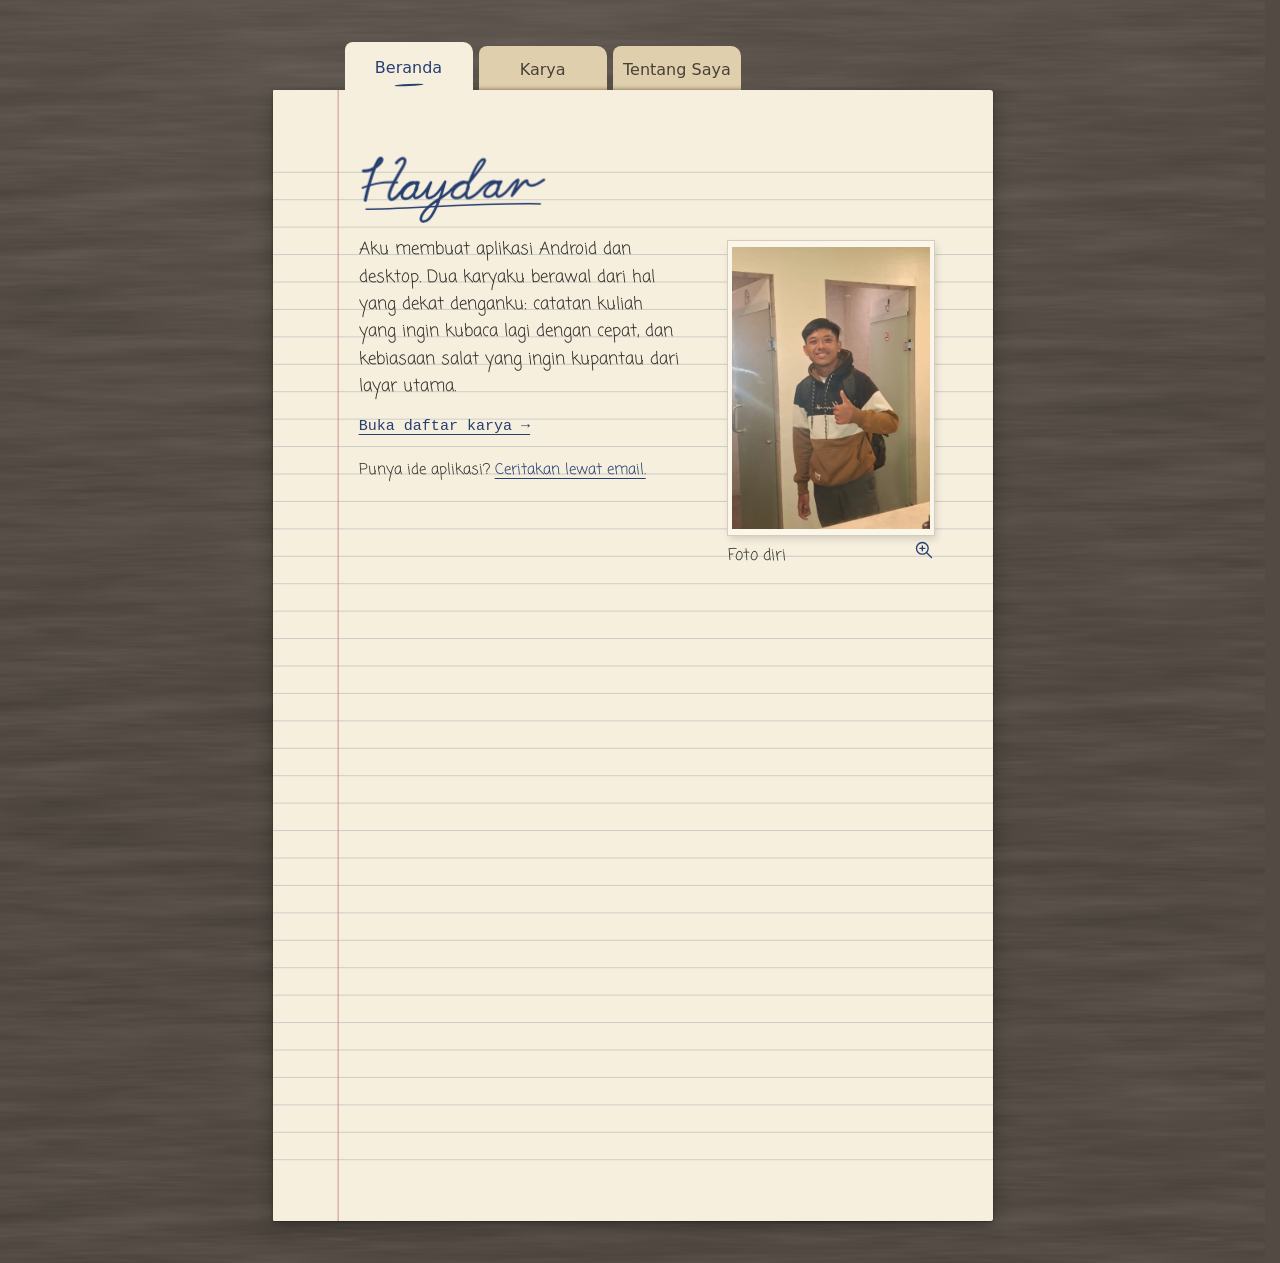
<file: index.html>
<!doctype html>
<html lang="id">
<head>
  <meta charset="utf-8">
  <meta name="viewport" content="width=device-width, initial-scale=1">
  <title>Haydar &mdash; Pengembang Aplikasi Android dan Desktop</title>
  <meta name="description" content="Lihat bagaimana Haydar membuat StudyAI untuk merangkum catatan kuliah dan SholatTracker untuk memantau salat harian. Jelajahi karya dan hubungi Haydar lewat email.">
  <link rel="stylesheet" href="assets/fonts/coming-soon.css">
  <link rel="stylesheet" href="assets/css/folio.css">
</head>
<body>
<div id="buku-sndiy">
  <noscript>
    <aside class="desk-note"><p class="reading-note">Semua isi bisa dibaca di sini. Kalau mau mencoba album interaktif, kamu bisa mengaktifkan JavaScript.</p></aside>
  </noscript>
  <nav class="paper-tabs" aria-label="Penanda bagian">
    <a href="index.html" aria-current="page">Beranda</a>
    <a href="karya.html">Karya</a>
    <a href="tentang.html">Tentang Saya</a>
  </nav>
  <div class="folio-frame"><div class="folio single-folio">
  <svg class="ruling" width="0" height="0" viewBox="0 0 210 330" preserveAspectRatio="none" aria-hidden="true">
    <path stroke="#a6afb1" stroke-opacity=".72" stroke-width=".22" d="M0 24H210 M0 32H210 M0 40H210 M0 48H210 M0 56H210 M0 64H210 M0 72H210 M0 80H210 M0 88H210 M0 96H210 M0 104H210 M0 112H210 M0 120H210 M0 128H210 M0 136H210 M0 144H210 M0 152H210 M0 160H210 M0 168H210 M0 176H210 M0 184H210 M0 192H210 M0 200H210 M0 208H210 M0 216H210 M0 224H210 M0 232H210 M0 240H210 M0 248H210 M0 256H210 M0 264H210 M0 272H210 M0 280H210 M0 288H210 M0 296H210 M0 304H210 M0 312H210"/>
    <path stroke="#be837a" stroke-width=".32" stroke-opacity=".72" d="M19 0V330"/>
  </svg>
  <main>
    <span class="font-probe" aria-hidden="true"></span>
    <div class="sheets">
    <section data-content="beranda" class="spread">
      <h1 class="signed-heading"><span class="signature-name">Haydar</span>
        <svg class="signature" width="0" height="0" viewBox="0 0 216 81" preserveAspectRatio="xMinYMid meet" aria-hidden="true">
          <path class="initial-down" pathLength="1" d="M5 19 C15 20 29 8 25 5 C21 2 12 29 7 52"/>
          <path class="initial-cross" pathLength="1" d="M4 38 C14 34 29 31 43 32"/>
          <path class="initial-up" pathLength="1" d="M42 10 C50 1 55 5 49 15 C42 27 32 43 34 49 C36 54 41 50 46 44"/>
          <path class="name-start" pathLength="1" d="M46 44 C51 36 58 29 64 33 C69 38 58 52 51 50 C43 48 54 31 67 32 C64 38 58 52 66 49 C72 47 77 39 81 32 C78 40 72 52 81 49 C87 47 93 38 97 31 C94 43 84 72 76 75 C66 79 68 68 80 58 C88 51 96 48 104 40"/>
          <path class="name-end" pathLength="1" d="M104 40 C110 33 118 29 122 33 C127 39 115 52 107 49 C99 46 111 31 124 32 C132 22 146 6 140 6 C134 6 123 31 121 43 C118 55 129 49 138 39 C145 32 151 29 155 32 C162 37 151 49 144 48 C136 47 145 31 160 31 C154 40 152 51 160 47 C169 42 171 33 179 29 C180 31 175 39 172 47 C180 38 184 30 189 30 C189 36 194 39 208 29"/>
          <path class="signoff" pathLength="1" d="M8 62 C55 62 125 55 204 56"/>
        </svg>
      </h1>
      <div class="home-copy">
        <p>Aku membuat aplikasi Android dan desktop. Dua karyaku berawal dari hal yang dekat denganku: catatan kuliah yang ingin kubaca lagi dengan cepat, dan kebiasaan salat yang ingin kupantau dari layar utama.</p>
        <a class="link" href="karya.html">Buka daftar karya &rarr;</a>
        <p class="project-invitation">Punya ide aplikasi? <a href="mailto:mhaydarramadhan.2024@unim.ac.id">Ceritakan lewat email.</a></p>
      </div>
      <div class="photo-mount portrait-mount">
        <figure class="print" style="--photo-ratio:0.7">
          <a class="photo-trigger single-photo" href="assets/foto-diri.webp" aria-label="Perbesar foto Haydar">
            <span class="print-window"><img src="assets/foto-diri.webp" alt="Potret Haydar" width="200" decoding="async"></span>
            <span class="print-label"><span class="photo-caption">Foto diri</span><span class="photo-hint"><svg viewBox="0 0 24 24" width="20" height="20" fill="none" stroke="currentColor" stroke-width="1.6" stroke-linecap="round" stroke-linejoin="round" aria-hidden="true"><path d="M17 10a7 7 0 1 1-14 0 7 7 0 0 1 14 0z M15 15l6 6 M7 10h6 M10 7v6"/></svg></span></span>
          </a>
        </figure>
      </div>
    </section>
    </div>
  </main>
  <nav class="page-controls" aria-label="Balik lembar" hidden><button type="button" data-turn="-1" aria-label="Lembar sebelumnya">&larr;</button><span data-folio aria-live="polite"></span><button type="button" data-turn="1" aria-label="Lembar berikutnya">&rarr;</button></nav>
  </div></div>
  <dialog class="photo-view" aria-labelledby="photo-caption">
    <figure class="enlargement"><span class="print-window"><img alt=""></span><figcaption id="photo-caption"></figcaption></figure>
    <button type="button" class="photo-close" aria-label="Tutup foto" autofocus><svg width="20" height="20" viewBox="0 0 20 20" aria-hidden="true"><path d="M4 4l12 12M16 4L4 16" fill="none" stroke="currentColor" stroke-width="1.8" stroke-linecap="round"/></svg></button>
  </dialog>
</div>
<script defer src="assets/js/folio.js"></script>
<script defer src="assets/js/photo-view.js"></script>
</body>
</html>
</file>
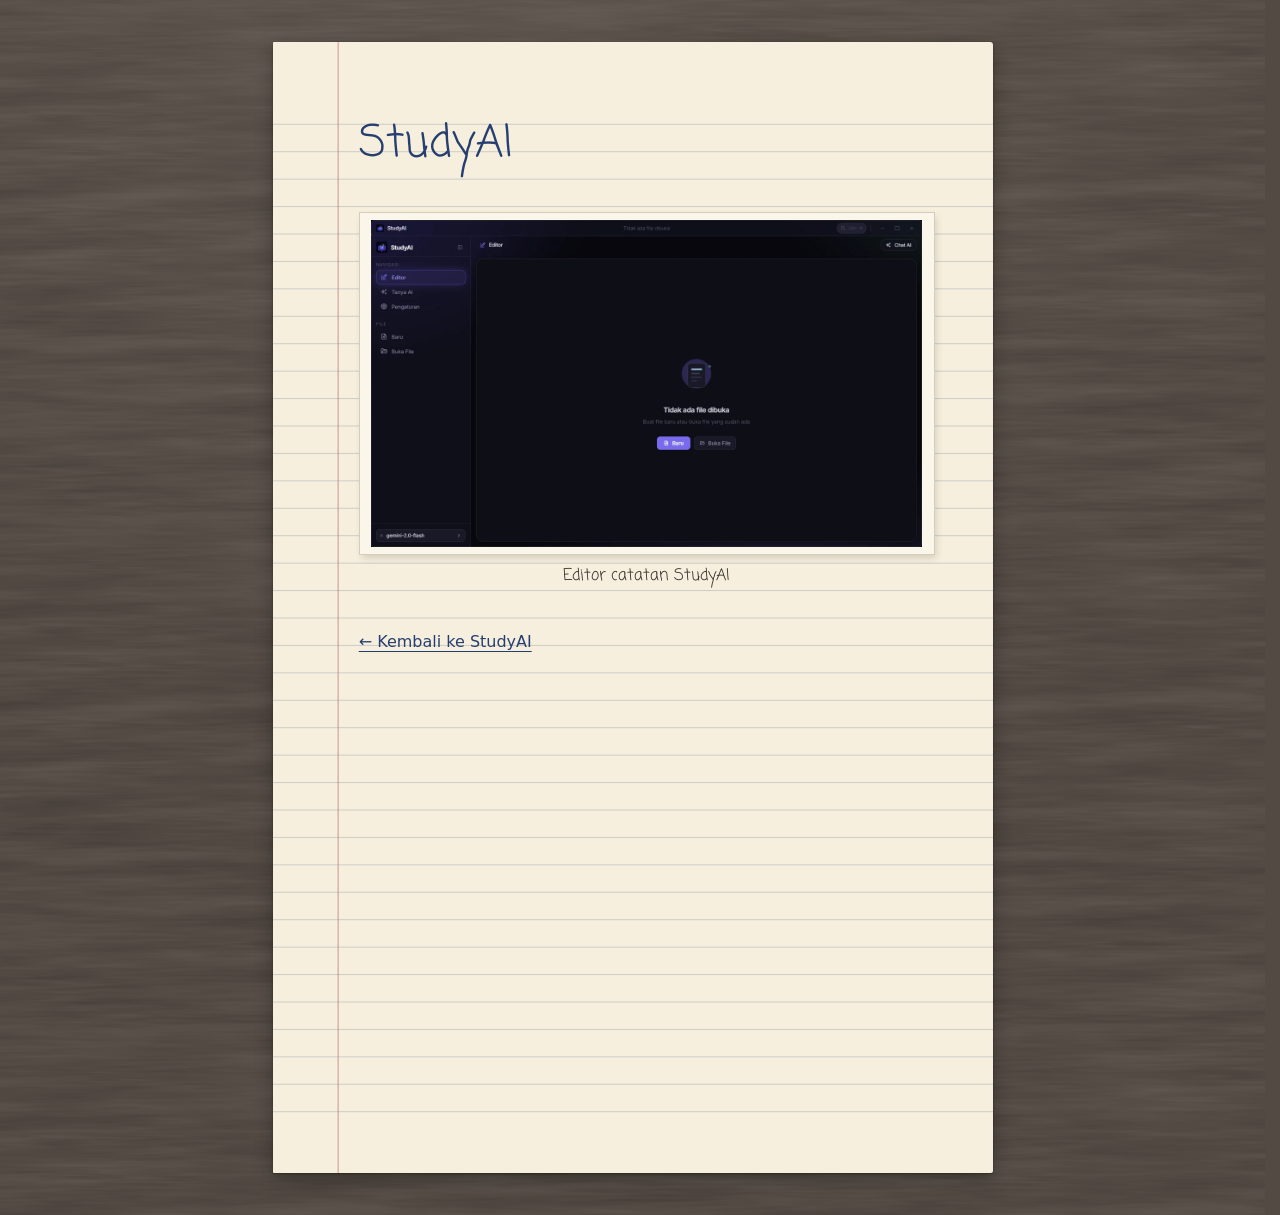
<file: foto.html>
<!doctype html>
<html lang="id">
<head>
  <meta charset="utf-8">
  <meta name="viewport" content="width=device-width, initial-scale=1">
  <title>Foto karya &mdash; Portofolio Haydar</title>
  <meta name="description" content="Cetakan foto StudyAI dan SholatTracker dari portofolio Haydar.">
  <link rel="stylesheet" href="assets/fonts/coming-soon.css">
  <link rel="stylesheet" href="assets/css/folio.css">
</head>
<body>
<div id="buku-sndiy">
  <div class="folio-frame"><div class="folio photo-folio">
  <svg class="ruling" width="0" height="0" viewBox="0 0 210 330" preserveAspectRatio="none" aria-hidden="true">
    <path stroke="#a6afb1" stroke-opacity=".72" stroke-width=".22" d="M0 24H210 M0 32H210 M0 40H210 M0 48H210 M0 56H210 M0 64H210 M0 72H210 M0 80H210 M0 88H210 M0 96H210 M0 104H210 M0 112H210 M0 120H210 M0 128H210 M0 136H210 M0 144H210 M0 152H210 M0 160H210 M0 168H210 M0 176H210 M0 184H210 M0 192H210 M0 200H210 M0 208H210 M0 216H210 M0 224H210 M0 232H210 M0 240H210 M0 248H210 M0 256H210 M0 264H210 M0 272H210 M0 280H210 M0 288H210 M0 296H210 M0 304H210 M0 312H210"/>
    <path stroke="#be837a" stroke-width=".32" stroke-opacity=".72" d="M19 0V330"/>
  </svg>
  <main class="project-prints" aria-label="Foto karya">
    <section id="editor-studyai">
      <h1>StudyAI</h1>
      <figure>
        <span class="print" style="--photo-ratio:1280 / 760; --width-per-height:1.684211"><span class="print-window"><img src="assets/karya/editor-studyai.webp" width="1280" height="760" alt="Editor catatan StudyAI" loading="lazy"></span></span>
        <figcaption>Editor catatan StudyAI</figcaption>
      </figure>
      <a class="back-project" href="karya.html#studyai">&larr; Kembali ke StudyAI</a>
    </section>
    <section id="editor-rangkum-studyai">
      <h1>StudyAI</h1>
      <figure>
        <span class="print" style="--photo-ratio:1600 / 900; --width-per-height:1.777778"><span class="print-window"><img src="assets/karya/editor-rangkum-studyai.webp" width="1600" height="900" alt="Ringkasan di editor StudyAI" loading="lazy"></span></span>
        <figcaption>Ringkasan di editor StudyAI</figcaption>
      </figure>
      <a class="back-project" href="karya.html#studyai">&larr; Kembali ke StudyAI</a>
      <a id="foto-daftar-isi" href="karya.html#daftar-isi">&larr; Kembali ke daftar isi</a>
    </section>
    <section id="tanya-ai-studyai">
      <h1>StudyAI</h1>
      <figure>
        <span class="print" style="--photo-ratio:1280 / 760; --width-per-height:1.684211"><span class="print-window"><img src="assets/karya/tanya-ai-studyai.webp" width="1280" height="760" alt="Panel tanya AI" loading="lazy"></span></span>
        <figcaption>Panel tanya AI</figcaption>
      </figure>
      <a class="back-project" href="karya.html#studyai">&larr; Kembali ke StudyAI</a>
    </section>
    <section id="pengaturan-studyai">
      <h1>StudyAI</h1>
      <figure>
        <span class="print" style="--photo-ratio:1600 / 900; --width-per-height:1.777778"><span class="print-window"><img src="assets/karya/pengaturan-studyai.webp" width="1600" height="900" alt="Pengaturan StudyAI" loading="lazy"></span></span>
        <figcaption>Pengaturan StudyAI</figcaption>
      </figure>
      <a class="back-project" href="karya.html#studyai">&larr; Kembali ke StudyAI</a>
    </section>
    <section id="riwayat-sholattracker">
      <h1>SholatTracker</h1>
      <figure>
        <span class="print" style="--photo-ratio:480 / 1040; --width-per-height:0.461538"><span class="print-window"><img src="assets/karya/riwayat-sholattracker.webp" width="480" height="1040" alt="Riwayat salat" loading="lazy"></span></span>
        <figcaption>Riwayat salat</figcaption>
      </figure>
      <a class="back-project" href="karya.html#sholattracker">&larr; Kembali ke SholatTracker</a>
    </section>
    <section id="beranda-sholattracker">
      <h1>SholatTracker</h1>
      <figure>
        <span class="print" style="--photo-ratio:480 / 1557; --width-per-height:0.308285"><span class="print-window"><img src="assets/karya/beranda-sholattracker.webp" width="480" height="1557" alt="Beranda aplikasi" loading="lazy"></span></span>
        <figcaption>Beranda aplikasi</figcaption>
      </figure>
      <a class="back-project" href="karya.html#sholattracker">&larr; Kembali ke SholatTracker</a>
    </section>
    <section id="pengingat-sholattracker">
      <h1>SholatTracker</h1>
      <figure>
        <span class="print" style="--photo-ratio:480 / 1040; --width-per-height:0.461538"><span class="print-window"><img src="assets/karya/pengingat-sholattracker.webp" width="480" height="1040" alt="Pengaturan pengingat salat" loading="lazy"></span></span>
        <figcaption>Pengaturan pengingat salat</figcaption>
      </figure>
      <a class="back-project" href="karya.html#sholattracker">&larr; Kembali ke SholatTracker</a>
    </section>
  </main>
  </div></div>
</div>
</body>
</html>
</file>
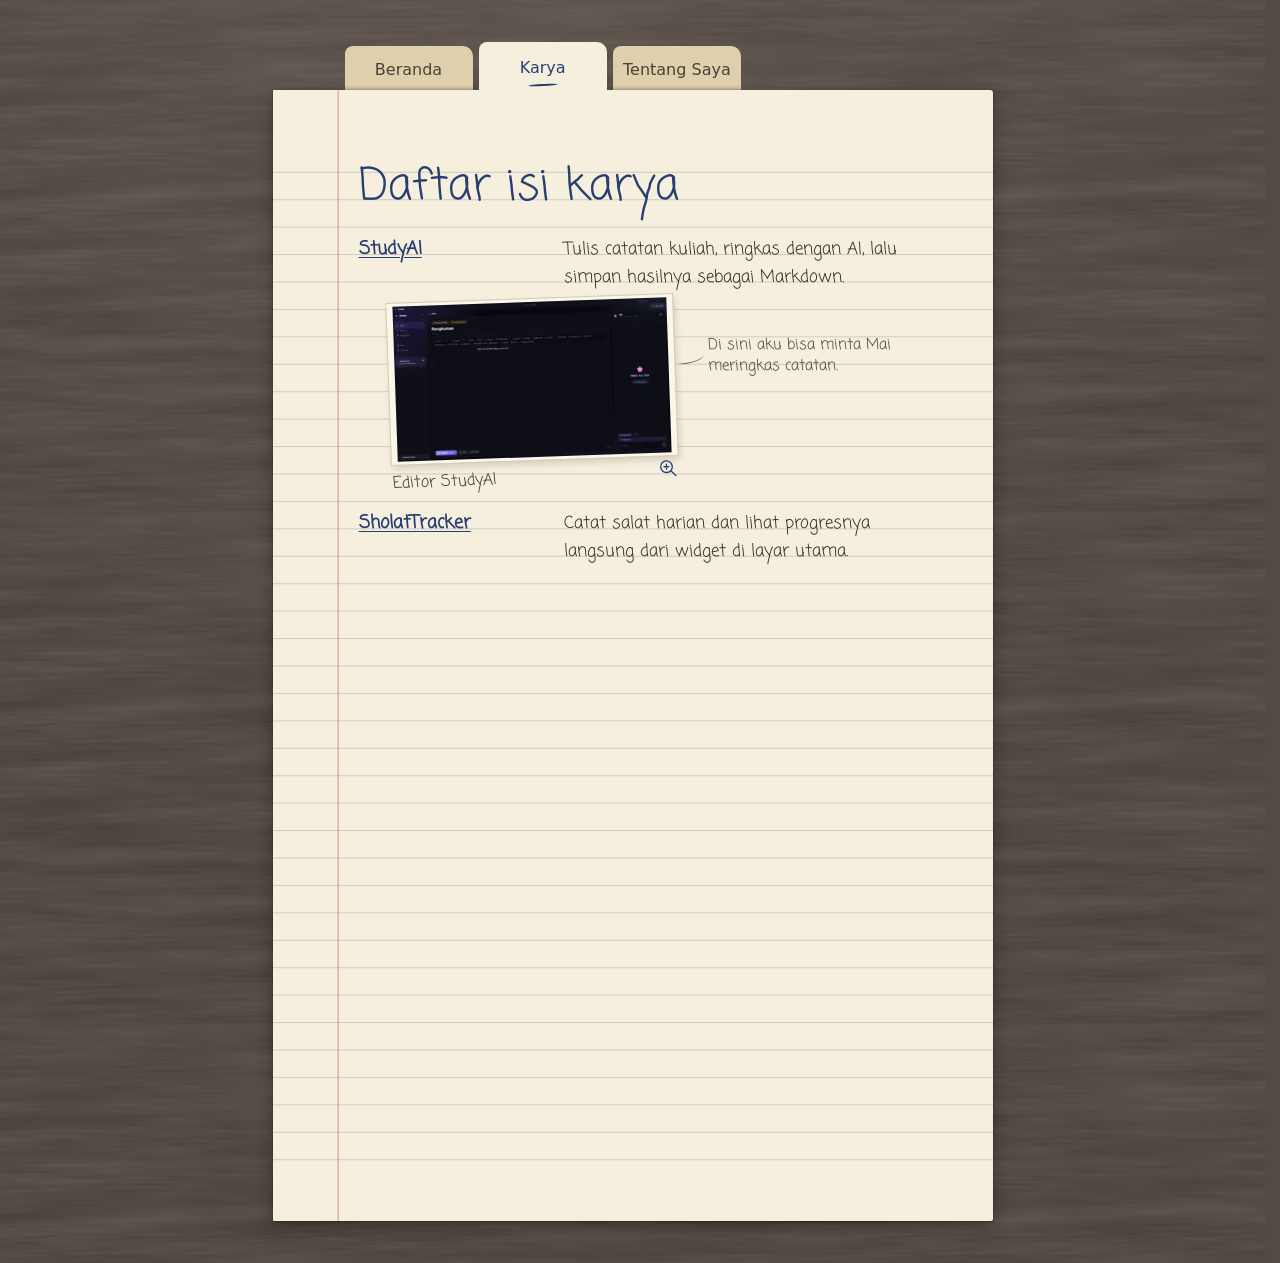
<file: karya.html>
<!doctype html>
<html lang="id">
<head>
  <meta charset="utf-8">
  <meta name="viewport" content="width=device-width, initial-scale=1">
  <title>StudyAI dan SholatTracker &mdash; Karya Haydar</title>
  <meta name="description" content="Jelajahi StudyAI untuk menulis dan merangkum catatan serta SholatTracker untuk melihat progres salat lewat widget. Buka foto aplikasi dan repositori tiap karya.">
  <link rel="stylesheet" href="assets/fonts/coming-soon.css">
  <link rel="stylesheet" href="assets/css/folio.css">
  <script defer blocking="render" src="assets/js/project-pockets.js"></script>
  <script defer blocking="render" src="assets/js/folio.js"></script>
  <script defer blocking="render" src="assets/js/photo-view.js"></script>
  <script defer blocking="render" src="assets/js/album.js"></script>
</head>
<body>
<div id="buku-sndiy">
  <noscript>
    <aside class="desk-note"><p class="reading-note">Semua isi bisa dibaca di sini. Kalau mau mencoba album interaktif, kamu bisa mengaktifkan JavaScript.</p></aside>
  </noscript>
  <nav class="paper-tabs" aria-label="Penanda bagian">
    <a href="index.html">Beranda</a>
    <a href="karya.html" aria-current="page">Karya</a>
    <a href="tentang.html">Tentang Saya</a>
  </nav>
  <div class="folio-frame"><div class="folio single-folio">
  <svg class="ruling" width="0" height="0" viewBox="0 0 210 330" preserveAspectRatio="none" aria-hidden="true">
    <path stroke="#a6afb1" stroke-opacity=".72" stroke-width=".22" d="M0 24H210 M0 32H210 M0 40H210 M0 48H210 M0 56H210 M0 64H210 M0 72H210 M0 80H210 M0 88H210 M0 96H210 M0 104H210 M0 112H210 M0 120H210 M0 128H210 M0 136H210 M0 144H210 M0 152H210 M0 160H210 M0 168H210 M0 176H210 M0 184H210 M0 192H210 M0 200H210 M0 208H210 M0 216H210 M0 224H210 M0 232H210 M0 240H210 M0 248H210 M0 256H210 M0 264H210 M0 272H210 M0 280H210 M0 288H210 M0 296H210 M0 304H210 M0 312H210"/>
    <path stroke="#be837a" stroke-width=".32" stroke-opacity=".72" d="M19 0V330"/>
  </svg>
  <header class="project-nav"><a class="link" href="#daftar-isi" data-back-to-index hidden>&larr; Kembali ke daftar isi</a></header>
  <main>
    <span class="font-probe" aria-hidden="true"></span>
    <div class="sheets">
    <section id="daftar-isi" data-content="proyek">
      <h1 tabindex="-1">Daftar isi karya</h1>
      <ul class="contents">
        <li><a href="#studyai"><strong>StudyAI</strong><p class="entry-summary">Tulis catatan kuliah, ringkas dengan AI, lalu simpan hasilnya sebagai Markdown.</p></a>
          <div class="editor-example">
            <figure class="print index-print" style="--photo-ratio:1.777778">
              <a class="photo-trigger single-photo" href="foto.html#foto-daftar-isi" data-full="assets/karya/editor-rangkum-studyai.webp" aria-label="Perbesar editor rangkuman StudyAI">
                <span class="print-window"><img src="assets/karya/editor-rangkum-studyai-kecil.webp" width="200" alt="Catatan berjudul Rangkuman di editor StudyAI, dengan panel asisten Mai di sebelah kanan" decoding="async"></span>
                <span class="print-label"><span class="photo-caption">Editor StudyAI</span><span class="photo-hint"><svg viewBox="0 0 24 24" width="20" height="20" fill="none" stroke="currentColor" stroke-width="1.6" stroke-linecap="round" stroke-linejoin="round" aria-hidden="true"><path d="M17 10a7 7 0 1 1-14 0 7 7 0 0 1 14 0z M15 15l6 6 M7 10h6 M10 7v6"/></svg></span></span>
              </a>
            </figure>
            <aside class="editor-note">Di sini aku bisa minta Mai meringkas catatan.</aside>
          </div>
        </li>
        <li><a href="#sholattracker"><strong>SholatTracker</strong><p class="entry-summary">Catat salat harian dan lihat progresnya langsung dari widget di layar utama.</p></a></li>
      </ul>
    </section>
    <section id="studyai" class="project-note" data-content="studyai">
      <h1 tabindex="-1">StudyAI</h1>
      <div class="project-body">
        <div class="project-copy">
          <p>Kubuat StudyAI untuk mengolah catatan kuliah. Aku bisa menulis di editor, meminta ringkasan dari Mai, lalu menyimpan catatannya sebagai Markdown.</p>
          <a class="link" href="https://github.com/sndiy/studyai" target="_blank" rel="noopener">Repo GitHub &nearr;</a>
        </div>
        <div class="project-fallback">
          <a href="foto.html#editor-studyai"><img src="assets/karya/editor-studyai-kecil.webp" alt="Editor catatan StudyAI" width="200" loading="lazy"></a>
          <a class="fallback-back" href="#daftar-isi">&larr; Kembali ke daftar isi</a>
          <section>
            <h2>Foto lainnya</h2>
            <ul>
              <li><a href="foto.html#editor-rangkum-studyai">Ringkasan di editor StudyAI</a></li>
              <li><a href="foto.html#tanya-ai-studyai">Panel tanya AI</a></li>
              <li><a href="foto.html#pengaturan-studyai">Pengaturan StudyAI</a></li>
            </ul>
          </section>
          <section class="project-note-copy">
            <h2>Dari editor ke Markdown</h2>
            <p>Saat catatan TipTap disimpan ke Markdown, StudyAI menyimpan warna dan sorotan sebagai HTML sebaris agar formatnya ikut terbaca saat berkas dibuka lagi. Chat AI juga bisa memakai bagian catatan yang relevan sebagai konteks.</p>
          </section>
        </div>
      </div>
    </section>
    <section id="sholattracker" class="project-note" data-content="sholattracker">
      <h1 tabindex="-1">SholatTracker</h1>
      <div class="project-body">
        <div class="project-copy">
          <p>Kubuat SholatTracker supaya catatan lima waktu salat mudah dipantau. Aku bisa melihat progres hari ini lewat widget dan membuka riwayat untuk melihat hari-hari sebelumnya.</p>
          <a class="link" href="https://github.com/sndiy/SholatTracker" target="_blank" rel="noopener">Repo GitHub &nearr;</a>
        </div>
        <div class="project-fallback">
          <a href="foto.html#riwayat-sholattracker"><img src="assets/karya/riwayat-sholattracker-kecil.webp" alt="Riwayat salat SholatTracker" width="140" loading="lazy"></a>
          <a class="fallback-back" href="#daftar-isi">&larr; Kembali ke daftar isi</a>
          <section>
            <h2>Foto lainnya</h2>
            <ul>
              <li><a href="foto.html#beranda-sholattracker">Beranda aplikasi</a></li>
              <li><a href="foto.html#pengingat-sholattracker">Pengaturan pengingat salat</a></li>
            </ul>
          </section>
          <section class="project-note-copy">
            <h2>Cara pengingat bekerja</h2>
            <p>Ponsel bisa mati sebelum waktu salat. Karena itu, kubuat pengingatnya terjadwal kembali saat ponsel dinyalakan. Catatan tersimpan di perangkat dengan SharedPreferences, dan laporan riwayat bisa dibagikan sebagai PDF.</p>
          </section>
        </div>
      </div>
    </section>
    </div>
  </main>
  <nav class="page-controls" aria-label="Balik lembar" hidden><button type="button" data-turn="-1" aria-label="Lembar sebelumnya">&larr;</button><span data-folio aria-live="polite"></span><button type="button" data-turn="1" aria-label="Lembar berikutnya">&rarr;</button></nav>
  </div></div>
  <template data-pocket-template>
    <div class="pocket">
      <div class="print-stage"><figure class="print">
        <button type="button" class="photo-trigger" aria-haspopup="dialog">
          <span class="print-window"><img alt=""></span>
          <span class="print-label"><span class="photo-caption"></span>
          <span class="photo-hint" aria-hidden="true">
            <svg class="zoom-mark" viewBox="0 0 24 24" fill="none" stroke="currentColor" stroke-width="1.7" stroke-linecap="round" focusable="false">
              <circle cx="10" cy="10" r="6.75"/>
              <path d="m15 15 5.5 5.5 M7.5 10h5 M10 7.5v5"/>
            </svg>
            <span class="photo-count"></span>
          </span>
          </span>
        </button>
      </figure></div>
      <div class="opening"><div class="insert">
        <button type="button" class="handle" aria-expanded="false"></button>
        <div class="insert-text"></div>
      </div></div>
    </div>
  </template>
  <dialog class="album" aria-labelledby="album-title">
    <div class="album-bar"><h2 id="album-title"></h2><button type="button" class="album-close" autofocus>Tutup album</button></div>
    <div class="album-grid"></div>
  </dialog>
  <dialog class="photo-view" aria-labelledby="photo-caption">
    <figure class="enlargement"><span class="print-window"><img alt=""></span><figcaption id="photo-caption"></figcaption></figure>
    <button type="button" class="photo-close" aria-label="Tutup foto" autofocus><svg width="20" height="20" viewBox="0 0 20 20" aria-hidden="true"><path d="M4 4l12 12M16 4L4 16" fill="none" stroke="currentColor" stroke-width="1.8" stroke-linecap="round"/></svg></button>
  </dialog>
</div>
</body>
</html>
</file>
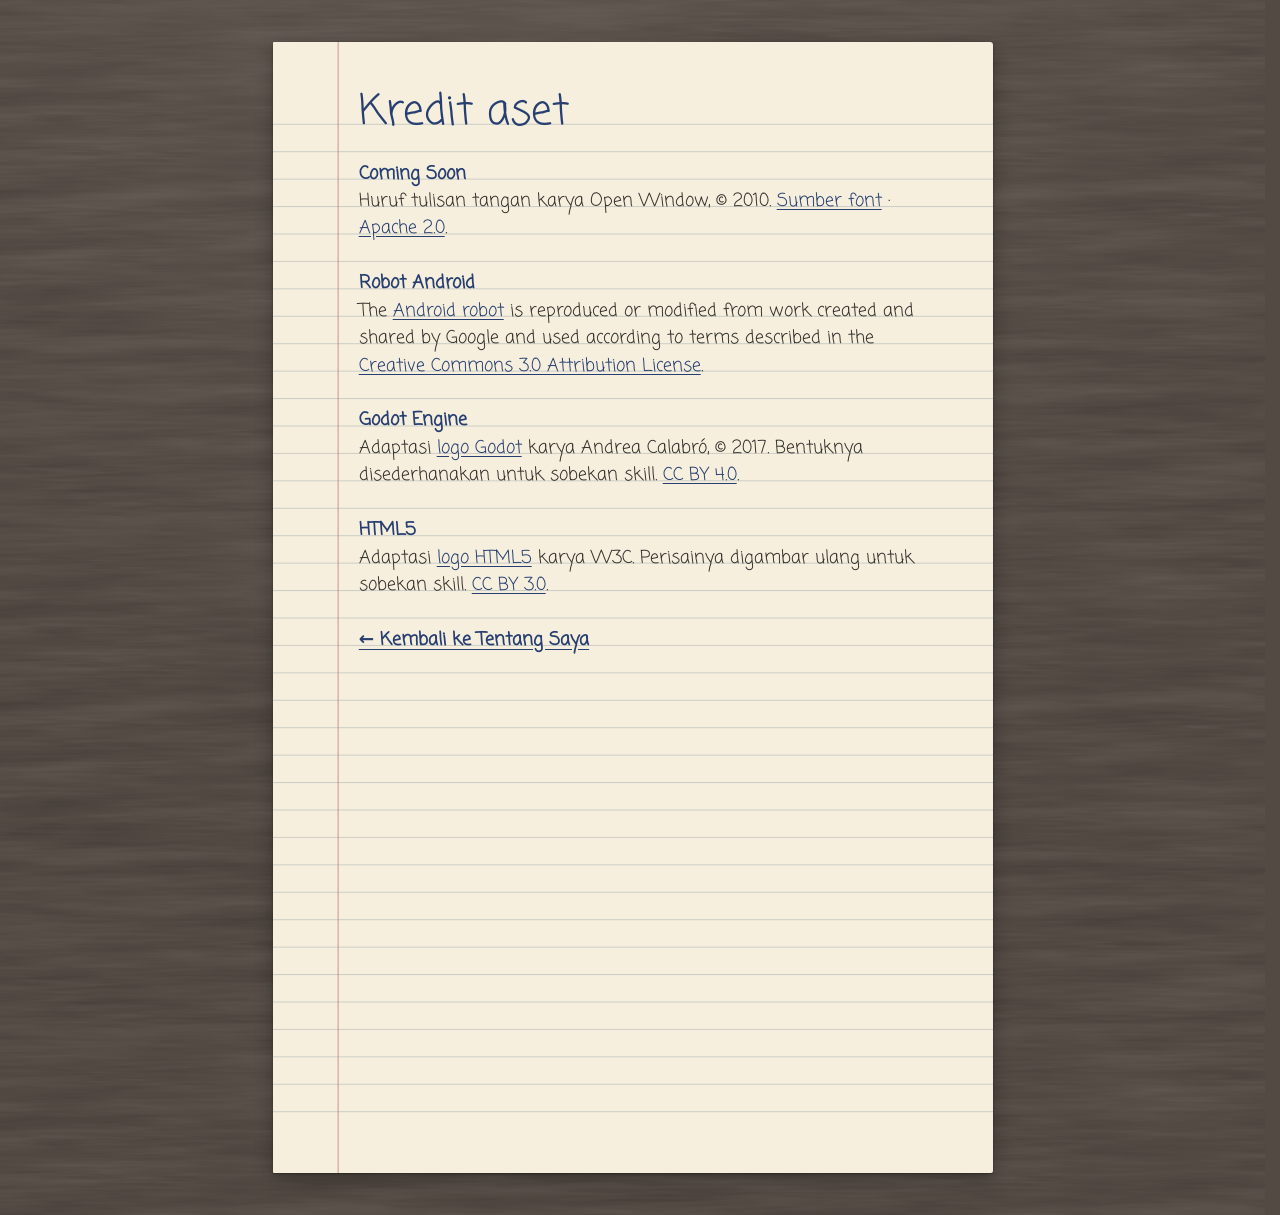
<file: kredit.html>
<!doctype html>
<html lang="id">
<head>
  <meta charset="utf-8">
  <meta name="viewport" content="width=device-width, initial-scale=1">
  <title>Kredit aset &mdash; Portofolio Haydar</title>
  <meta name="description" content="Sumber dan lisensi font serta logo pada portofolio Haydar.">
  <link rel="stylesheet" href="assets/fonts/coming-soon.css">
  <link rel="stylesheet" href="assets/css/folio.css">
</head>
<body>
<div id="buku-sndiy">
  <div class="folio-frame"><div class="folio credits-folio">
  <svg class="ruling" width="0" height="0" viewBox="0 0 210 330" preserveAspectRatio="none" aria-hidden="true">
    <path stroke="#a6afb1" stroke-opacity=".72" stroke-width=".22" d="M0 24H210 M0 32H210 M0 40H210 M0 48H210 M0 56H210 M0 64H210 M0 72H210 M0 80H210 M0 88H210 M0 96H210 M0 104H210 M0 112H210 M0 120H210 M0 128H210 M0 136H210 M0 144H210 M0 152H210 M0 160H210 M0 168H210 M0 176H210 M0 184H210 M0 192H210 M0 200H210 M0 208H210 M0 216H210 M0 224H210 M0 232H210 M0 240H210 M0 248H210 M0 256H210 M0 264H210 M0 272H210 M0 280H210 M0 288H210 M0 296H210 M0 304H210 M0 312H210"/>
    <path stroke="#be837a" stroke-width=".32" stroke-opacity=".72" d="M19 0V330"/>
  </svg>
  <main class="asset-credits">
    <h1>Kredit aset</h1>
    <dl>
      <dt>Coming Soon</dt>
      <dd>Huruf tulisan tangan karya Open Window, &copy; 2010.
        <a href="https://github.com/google/fonts/tree/main/apache/comingsoon">Sumber font</a> &middot;
        <a href="https://www.apache.org/licenses/LICENSE-2.0">Apache 2.0</a>.</dd>
      <dt>Robot Android</dt>
      <dd lang="en">The <a href="https://developer.android.com/distribute/marketing-tools/brand-guidelines">Android robot</a> is reproduced or modified from work created and shared by Google and used according to terms described in the <a href="https://creativecommons.org/licenses/by/3.0/">Creative Commons 3.0 Attribution License</a>.</dd>
      <dt>Godot Engine</dt>
      <dd>Adaptasi <a href="https://godotengine.org/press/">logo Godot</a> karya Andrea Calabr&oacute;, &copy; 2017.
        Bentuknya disederhanakan untuk sobekan skill.
        <a href="https://creativecommons.org/licenses/by/4.0/">CC BY 4.0</a>.</dd>
      <dt>HTML5</dt>
      <dd>Adaptasi <a href="https://www.w3.org/html/logo/">logo HTML5</a> karya W3C.
        Perisainya digambar ulang untuk sobekan skill.
        <a href="https://creativecommons.org/licenses/by/3.0/">CC BY 3.0</a>.</dd>
    </dl>
    <a class="credits-back" href="tentang.html#kredit-aset">&larr; Kembali ke Tentang Saya</a>
  </main>
  </div></div>
</div>
</body>
</html>
</file>
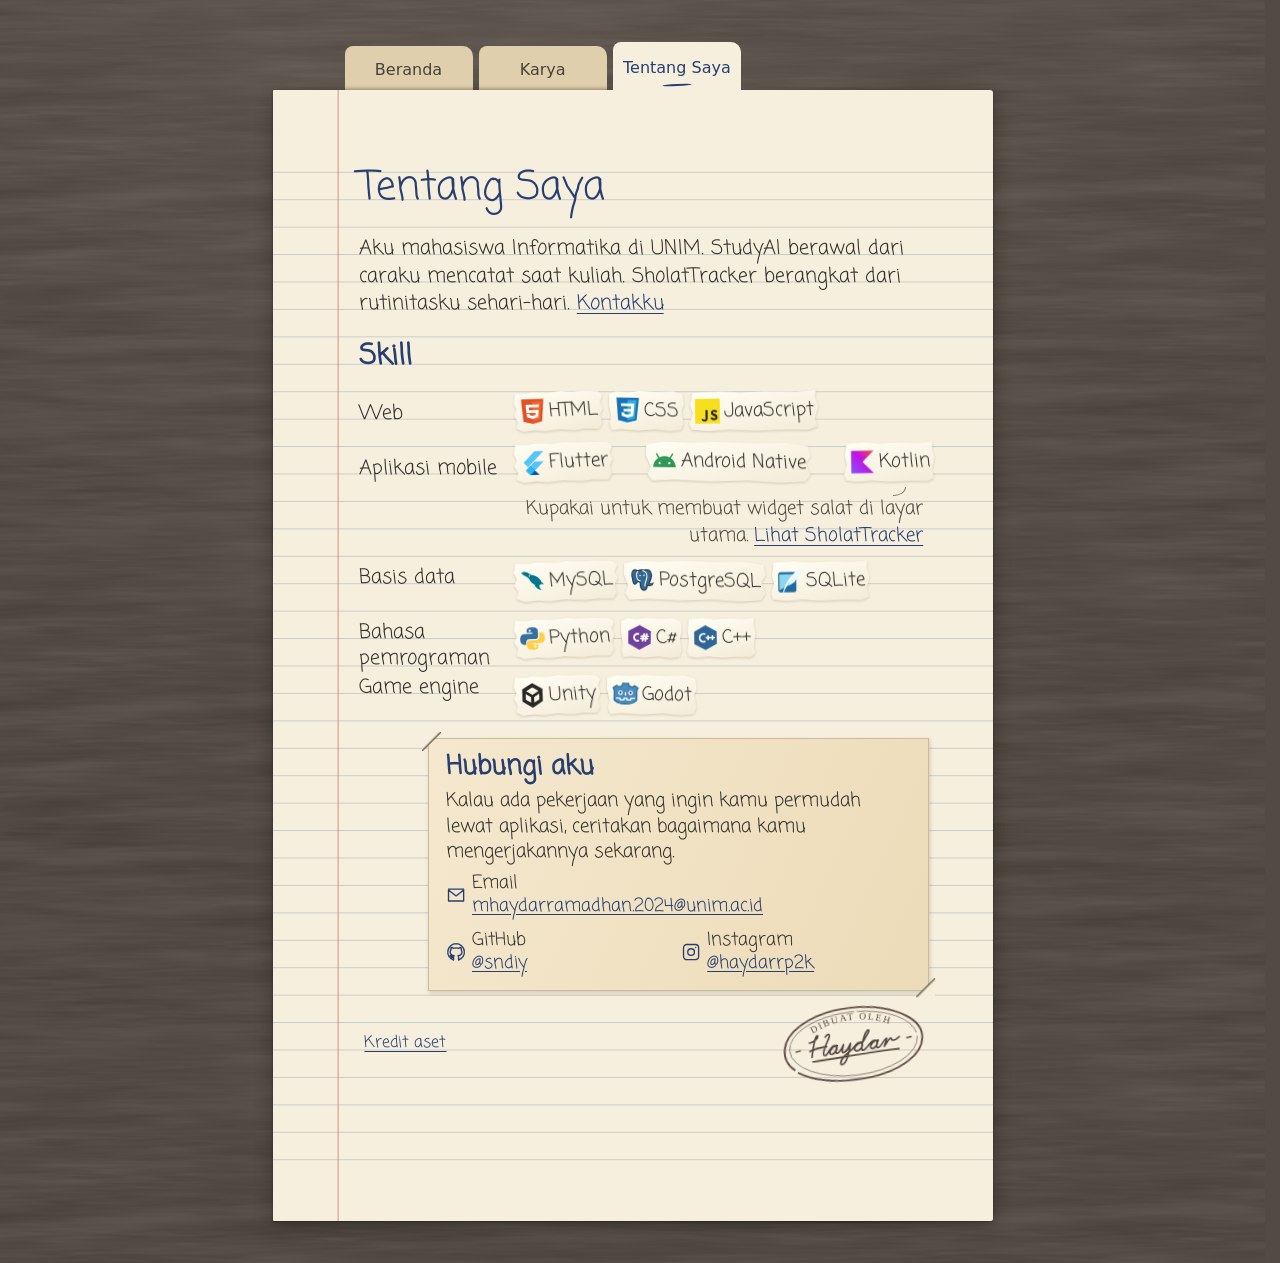
<file: tentang.html>
<!doctype html>
<html lang="id">
<head>
  <meta charset="utf-8">
  <meta name="viewport" content="width=device-width, initial-scale=1">
  <title>Tentang Haydar &mdash; Profil, Skill, dan Kontak</title>
  <meta name="description" content="Kenali Haydar, mahasiswa Informatika di UNIM di balik StudyAI dan SholatTracker. Lihat teknologi yang kugunakan dan hubungi aku untuk membahas ide aplikasi.">
  <link rel="stylesheet" href="assets/fonts/coming-soon.css">
  <link rel="stylesheet" href="assets/css/folio.css">
</head>
<body>
<div id="buku-sndiy">
  <noscript>
    <aside class="desk-note"><p class="reading-note">Semua isi bisa dibaca di sini. Kalau mau mencoba album interaktif, kamu bisa mengaktifkan JavaScript.</p></aside>
  </noscript>
  <nav class="paper-tabs" aria-label="Penanda bagian">
    <a href="index.html">Beranda</a>
    <a href="karya.html">Karya</a>
    <a href="tentang.html" aria-current="page">Tentang Saya</a>
  </nav>
  <div class="folio-frame"><div class="folio profile-folio">
  <svg class="ruling" width="0" height="0" viewBox="0 0 210 330" preserveAspectRatio="none" aria-hidden="true">
    <path stroke="#a6afb1" stroke-opacity=".72" stroke-width=".22" d="M0 24H210 M0 32H210 M0 40H210 M0 48H210 M0 56H210 M0 64H210 M0 72H210 M0 80H210 M0 88H210 M0 96H210 M0 104H210 M0 112H210 M0 120H210 M0 128H210 M0 136H210 M0 144H210 M0 152H210 M0 160H210 M0 168H210 M0 176H210 M0 184H210 M0 192H210 M0 200H210 M0 208H210 M0 216H210 M0 224H210 M0 232H210 M0 240H210 M0 248H210 M0 256H210 M0 264H210 M0 272H210 M0 280H210 M0 288H210 M0 296H210 M0 304H210 M0 312H210"/>
    <path stroke="#be837a" stroke-width=".32" stroke-opacity=".72" d="M19 0V330"/>
  </svg>
  <main aria-label="Tentang Saya">
    <span class="font-probe" aria-hidden="true"></span>
    <div class="sheets">
    <section data-content="tentang" class="profile">
      <h1>Tentang Saya</h1>
      <p>Aku mahasiswa Informatika di UNIM. StudyAI berawal dari caraku mencatat saat kuliah. SholatTracker berangkat dari rutinitasku sehari-hari. <a class="contact-shortcut" href="#kontak">Kontakku</a></p>
      <section class="skills" aria-labelledby="skills-title">
        <h2 id="skills-title">Skill</h2>
        <div class="skill-groups">
          <div class="skill-group">
            <h3>Web</h3>
            <ul class="skill-list">
              <li><span class="skill-paper"><img src="assets/skills/html.svg" alt="" width="24" height="24"><span>HTML</span></span></li>
              <li><span class="skill-paper"><img src="assets/skills/css.svg" alt="" width="24" height="24"><span>CSS</span></span></li>
              <li><span class="skill-paper"><img src="assets/skills/javascript.svg" alt="" width="24" height="24"><span>JavaScript</span></span></li>
            </ul>
          </div>
          <div class="skill-group">
            <h3>Aplikasi mobile</h3>
            <ul class="skill-list">
              <li><span class="skill-paper"><img src="assets/skills/flutter.svg" alt="" width="24" height="24"><span>Flutter</span></span></li>
              <li><span class="skill-paper"><img src="assets/skills/android.svg" alt="" width="24" height="24"><span>Android Native</span></span></li>
              <li><span class="skill-paper"><img src="assets/skills/kotlin.svg" alt="" width="24" height="24"><span>Kotlin</span></span></li>
            </ul>
            <div class="kotlin-example">Kupakai untuk membuat widget salat di layar utama. <a id="bukti-kotlin" href="karya.html#sholattracker">Lihat SholatTracker</a></div>
          </div>
          <div class="skill-group">
            <h3>Basis data</h3>
            <ul class="skill-list">
              <li><span class="skill-paper"><img src="assets/skills/mysql.svg" alt="" width="24" height="24"><span>MySQL</span></span></li>
              <li><span class="skill-paper"><img src="assets/skills/postgresql.svg" alt="" width="24" height="24"><span>PostgreSQL</span></span></li>
              <li><span class="skill-paper"><img src="assets/skills/sqlite.svg" alt="" width="24" height="24"><span>SQLite</span></span></li>
            </ul>
          </div>
          <div class="skill-group">
            <h3>Bahasa pemrograman</h3>
            <ul class="skill-list">
              <li><span class="skill-paper"><img src="assets/skills/python.svg" alt="" width="24" height="24"><span>Python</span></span></li>
              <li><span class="skill-paper"><img src="assets/skills/csharp.svg" alt="" width="24" height="24"><span>C#</span></span></li>
              <li><span class="skill-paper"><img src="assets/skills/cplusplus.svg" alt="" width="24" height="24"><span>C++</span></span></li>
            </ul>
          </div>
          <div class="skill-group">
            <h3>Game engine</h3>
            <ul class="skill-list">
              <li><span class="skill-paper"><img src="assets/skills/unity.svg" alt="" width="24" height="24"><span>Unity</span></span></li>
              <li><span class="skill-paper"><img src="assets/skills/godot.svg" alt="" width="24" height="24"><span>Godot</span></span></li>
            </ul>
          </div>
        </div>
      </section>
      <div class="profile-closing">
        <div class="contact-mount">
          <address class="contact-card" aria-label="Kartu kontak Haydar">
            <h2 id="kontak" tabindex="-1">Hubungi aku</h2>
            <p>Kalau ada pekerjaan yang ingin kamu permudah lewat aplikasi, ceritakan bagaimana kamu mengerjakannya sekarang.</p>
            <a href="mailto:mhaydarramadhan.2024@unim.ac.id"><svg viewBox="0 0 24 24" width="20" height="20" fill="none" stroke="currentColor" stroke-width="1.6" stroke-linecap="round" stroke-linejoin="round" aria-hidden="true"><path d="M3 5h18v14H3z M3 6l9 7 9-7"/></svg><span class="contact-channel">Email</span><span class="contact-value">mhaydarramadhan.2024@unim.ac.id</span></a>
            <a href="https://github.com/sndiy" target="_blank" rel="noopener"><svg viewBox="0 0 24 24" width="20" height="20" fill="none" stroke="currentColor" stroke-width="1.6" stroke-linecap="round" stroke-linejoin="round" aria-hidden="true"><path d="M12 2a10 10 0 0 0-3 19.5v-3c-2 .4-3-.6-3-1.4-.4-.8-1-1-1-1s1-.5 2 1c.5.7 1.1.7 2 .5 0-.6.3-1 .7-1.3-3-.3-4.7-1.6-4.7-4.4 0-1 .3-1.9 1-2.7-.3-.9-.2-1.8.2-2.6 1-.1 2 .4 2.7.9a10 10 0 0 1 6.2 0c.7-.5 1.7-1 2.7-.9.4.8.5 1.7.2 2.6.7.8 1 1.7 1 2.7 0 2.8-1.7 4.1-4.7 4.4.5.4.7 1 .7 1.7v3.5A10 10 0 0 0 12 2z"/></svg><span class="contact-channel">GitHub</span><span class="contact-value">@sndiy</span></a>
            <a href="https://www.instagram.com/haydarrp2k/" target="_blank" rel="noopener"><svg viewBox="0 0 24 24" width="20" height="20" fill="none" stroke="currentColor" stroke-width="1.6" stroke-linecap="round" stroke-linejoin="round" aria-hidden="true"><path d="M7 3h10a4 4 0 0 1 4 4v10a4 4 0 0 1-4 4H7a4 4 0 0 1-4-4V7a4 4 0 0 1 4-4z M16 12a4 4 0 1 1-8 0 4 4 0 0 1 8 0z M17.5 6.5h.01"/></svg><span class="contact-channel">Instagram</span><span class="contact-value">@haydarrp2k</span></a>
          </address>
        </div>
      </div>
      <footer class="author-credit">
        <a id="kredit-aset" href="kredit.html">Kredit aset</a>
        <span class="author-stamp" role="img" aria-label="Dibuat oleh Haydar"></span>
      </footer>
    </section>
    </div>
  </main>
  <nav class="page-controls" aria-label="Balik lembar" hidden><button type="button" data-turn="-1" aria-label="Lembar sebelumnya">&larr;</button><span data-folio aria-live="polite"></span><button type="button" data-turn="1" aria-label="Lembar berikutnya">&rarr;</button></nav>
  </div></div>
</div>
<script defer src="assets/js/folio.js"></script>

<script defer src="assets/js/skill-paper.js"></script>
<script defer src="assets/js/contact-card.js"></script>
</body>
</html>
</file>
<file: assets/fonts/coming-soon.css>
/* Coming Soon ? Copyright (c) 2010 by Open Window. All rights reserved.
Apache License
                           Version 2.0, January 2004
                        http://www.apache.org/licenses/

   TERMS AND CONDITIONS FOR USE, REPRODUCTION, AND DISTRIBUTION

   1. Definitions.

      "License" shall mean the terms and conditions for use, reproduction,
      and distribution as defined by Sections 1 through 9 of this document.

      "Licensor" shall mean the copyright owner or entity authorized by
      the copyright owner that is granting the License.

      "Legal Entity" shall mean the union of the acting entity and all
      other entities that control, are controlled by, or are under common
      control with that entity. For the purposes of this definition,
      "control" means (i) the power, direct or indirect, to cause the
      direction or management of such entity, whether by contract or
      otherwise, or (ii) ownership of fifty percent (50%) or more of the
      outstanding shares, or (iii) beneficial ownership of such entity.

      "You" (or "Your") shall mean an individual or Legal Entity
      exercising permissions granted by this License.

      "Source" form shall mean the preferred form for making modifications,
      including but not limited to software source code, documentation
      source, and configuration files.

      "Object" form shall mean any form resulting from mechanical
      transformation or translation of a Source form, including but
      not limited to compiled object code, generated documentation,
      and conversions to other media types.

      "Work" shall mean the work of authorship, whether in Source or
      Object form, made available under the License, as indicated by a
      copyright notice that is included in or attached to the work
      (an example is provided in the Appendix below).

      "Derivative Works" shall mean any work, whether in Source or Object
      form, that is based on (or derived from) the Work and for which the
      editorial revisions, annotations, elaborations, or other modifications
      represent, as a whole, an original work of authorship. For the purposes
      of this License, Derivative Works shall not include works that remain
      separable from, or merely link (or bind by name) to the interfaces of,
      the Work and Derivative Works thereof.

      "Contribution" shall mean any work of authorship, including
      the original version of the Work and any modifications or additions
      to that Work or Derivative Works thereof, that is intentionally
      submitted to Licensor for inclusion in the Work by the copyright owner
      or by an individual or Legal Entity authorized to submit on behalf of
      the copyright owner. For the purposes of this definition, "submitted"
      means any form of electronic, verbal, or written communication sent
      to the Licensor or its representatives, including but not limited to
      communication on electronic mailing lists, source code control systems,
      and issue tracking systems that are managed by, or on behalf of, the
      Licensor for the purpose of discussing and improving the Work, but
      excluding communication that is conspicuously marked or otherwise
      designated in writing by the copyright owner as "Not a Contribution."

      "Contributor" shall mean Licensor and any individual or Legal Entity
      on behalf of whom a Contribution has been received by Licensor and
      subsequently incorporated within the Work.

   2. Grant of Copyright License. Subject to the terms and conditions of
      this License, each Contributor hereby grants to You a perpetual,
      worldwide, non-exclusive, no-charge, royalty-free, irrevocable
      copyright license to reproduce, prepare Derivative Works of,
      publicly display, publicly perform, sublicense, and distribute the
      Work and such Derivative Works in Source or Object form.

   3. Grant of Patent License. Subject to the terms and conditions of
      this License, each Contributor hereby grants to You a perpetual,
      worldwide, non-exclusive, no-charge, royalty-free, irrevocable
      (except as stated in this section) patent license to make, have made,
      use, offer to sell, sell, import, and otherwise transfer the Work,
      where such license applies only to those patent claims licensable
      by such Contributor that are necessarily infringed by their
      Contribution(s) alone or by combination of their Contribution(s)
      with the Work to which such Contribution(s) was submitted. If You
      institute patent litigation against any entity (including a
      cross-claim or counterclaim in a lawsuit) alleging that the Work
      or a Contribution incorporated within the Work constitutes direct
      or contributory patent infringement, then any patent licenses
      granted to You under this License for that Work shall terminate
      as of the date such litigation is filed.

   4. Redistribution. You may reproduce and distribute copies of the
      Work or Derivative Works thereof in any medium, with or without
      modifications, and in Source or Object form, provided that You
      meet the following conditions:

      (a) You must give any other recipients of the Work or
          Derivative Works a copy of this License; and

      (b) You must cause any modified files to carry prominent notices
          stating that You changed the files; and

      (c) You must retain, in the Source form of any Derivative Works
          that You distribute, all copyright, patent, trademark, and
          attribution notices from the Source form of the Work,
          excluding those notices that do not pertain to any part of
          the Derivative Works; and

      (d) If the Work includes a "NOTICE" text file as part of its
          distribution, then any Derivative Works that You distribute must
          include a readable copy of the attribution notices contained
          within such NOTICE file, excluding those notices that do not
          pertain to any part of the Derivative Works, in at least one
          of the following places: within a NOTICE text file distributed
          as part of the Derivative Works; within the Source form or
          documentation, if provided along with the Derivative Works; or,
          within a display generated by the Derivative Works, if and
          wherever such third-party notices normally appear. The contents
          of the NOTICE file are for informational purposes only and
          do not modify the License. You may add Your own attribution
          notices within Derivative Works that You distribute, alongside
          or as an addendum to the NOTICE text from the Work, provided
          that such additional attribution notices cannot be construed
          as modifying the License.

      You may add Your own copyright statement to Your modifications and
      may provide additional or different license terms and conditions
      for use, reproduction, or distribution of Your modifications, or
      for any such Derivative Works as a whole, provided Your use,
      reproduction, and distribution of the Work otherwise complies with
      the conditions stated in this License.

   5. Submission of Contributions. Unless You explicitly state otherwise,
      any Contribution intentionally submitted for inclusion in the Work
      by You to the Licensor shall be under the terms and conditions of
      this License, without any additional terms or conditions.
      Notwithstanding the above, nothing herein shall supersede or modify
      the terms of any separate license agreement you may have executed
      with Licensor regarding such Contributions.

   6. Trademarks. This License does not grant permission to use the trade
      names, trademarks, service marks, or product names of the Licensor,
      except as required for reasonable and customary use in describing the
      origin of the Work and reproducing the content of the NOTICE file.

   7. Disclaimer of Warranty. Unless required by applicable law or
      agreed to in writing, Licensor provides the Work (and each
      Contributor provides its Contributions) on an "AS IS" BASIS,
      WITHOUT WARRANTIES OR CONDITIONS OF ANY KIND, either express or
      implied, including, without limitation, any warranties or conditions
      of TITLE, NON-INFRINGEMENT, MERCHANTABILITY, or FITNESS FOR A
      PARTICULAR PURPOSE. You are solely responsible for determining the
      appropriateness of using or redistributing the Work and assume any
      risks associated with Your exercise of permissions under this License.

   8. Limitation of Liability. In no event and under no legal theory,
      whether in tort (including negligence), contract, or otherwise,
      unless required by applicable law (such as deliberate and grossly
      negligent acts) or agreed to in writing, shall any Contributor be
      liable to You for damages, including any direct, indirect, special,
      incidental, or consequential damages of any character arising as a
      result of this License or out of the use or inability to use the
      Work (including but not limited to damages for loss of goodwill,
      work stoppage, computer failure or malfunction, or any and all
      other commercial damages or losses), even if such Contributor
      has been advised of the possibility of such damages.

   9. Accepting Warranty or Additional Liability. While redistributing
      the Work or Derivative Works thereof, You may choose to offer,
      and charge a fee for, acceptance of support, warranty, indemnity,
      or other liability obligations and/or rights consistent with this
      License. However, in accepting such obligations, You may act only
      on Your own behalf and on Your sole responsibility, not on behalf
      of any other Contributor, and only if You agree to indemnify,
      defend, and hold each Contributor harmless for any liability
      incurred by, or claims asserted against, such Contributor by reason
      of your accepting any such warranty or additional liability.

   END OF TERMS AND CONDITIONS */
    @font-face {
      font-family:"Coming Soon";
      font-style:normal;
      font-weight:400;
      font-display:swap;
      src:url("[data-uri]") format("truetype");
    }
</file>
<file: assets/css/folio.css>
#buku-sndiy { --ink:#34312c; --pen:#273f70; --paper:#f6efde; --rule:#c4baa4; --pitch:2.125rem; --body:"Segoe UI",system-ui,Arial,sans-serif; --hand:"Coming Soon","Segoe Print","Chalkboard SE",var(--body); --type:"Courier New",monospace; color:var(--ink); font:1rem/1.55 var(--body); }
html {
  --folio-styled:1;
  /* Skala serat mengikuti lebar folio sampai ukuran cetak maksimum. */
  --wood-size:min(112vw,54rem);
  margin:0; padding:0;
  background-color:#524a43;
  background-image:radial-gradient(ellipse 55rem 48rem at 42% 0%,#f6efde12,transparent),
    url("data:image/svg+xml,%3Csvg xmlns='http://www.w3.org/2000/svg' width='864' height='512'%3E%3Cfilter id='grain' x='0' y='0' width='100%25' height='100%25' color-interpolation-filters='sRGB'%3E%3CfeTurbulence type='fractalNoise' baseFrequency='.005 .055' numOctaves='3' stitchTiles='stitch' result='grain'/%3E%3CfeTurbulence type='fractalNoise' baseFrequency='.018 .32' numOctaves='2' stitchTiles='stitch'/%3E%3CfeComposite in2='grain' operator='arithmetic' k2='.3' k3='.7'/%3E%3CfeColorMatrix values='.3 0 0 0 .35 .3 0 0 0 .35 .3 0 0 0 .35 0 0 0 0 1'/%3E%3C/filter%3E%3Crect width='100%25' height='100%25' filter='url(%23grain)'/%3E%3C/svg%3E");
  background-blend-mode:normal,soft-light;
  background-size:auto,var(--wood-size) auto;
  background-position:top center;
  background-repeat:no-repeat,repeat;
}
body { margin:0; padding:0 }
#buku-sndiy {
  min-height:100vh; box-sizing:border-box;
  padding:clamp(12px,3.5%,42px) clamp(7px,2.5%,42px);
}
#buku-sndiy .folio-frame { inline-size:min(100%,720px); margin-inline:auto; container-type:inline-size }
#buku-sndiy .folio { --left-edge:calc(100% * 25 / 210); --right-edge:calc(100% * 17 / 210); --folio-rule:24px; position:relative; inline-size:100%; min-block-size:var(--folio-height,auto); display:grid; grid-template-rows:clamp(27px,7cqw,51px) minmax(0,1fr) max(48px,5.45%); background:var(--paper); border-radius:1px 3px 2px 1px; box-shadow:0 5px 17px #16151260,0 1px 2px #16151280; overflow-wrap:anywhere; container:folio / inline-size }
#buku-sndiy.paginated .folio { aspect-ratio:210 / 330; block-size:var(--folio-height,auto) }
#buku-sndiy .ruling { position:absolute; inset:0; width:100%; height:100%; pointer-events:none; }
#buku-sndiy.paginated .sheets { block-size:var(--column-height,100%); min-block-size:0; column-count:1; column-fill:auto; column-gap:0; overflow:hidden; }
#buku-sndiy .sheets h1, #buku-sndiy .sheets h2 { break-after:avoid }
#buku-sndiy .sheets p { widows:2; orphans:2 }
#buku-sndiy .page-controls { position:absolute; inset:auto var(--right-edge) .25rem var(--left-edge); display:grid; grid-template-columns:minmax(0,1fr) auto minmax(0,1fr); align-items:center; gap:.4rem; color:var(--pen); font:.85rem/1.3 var(--type); text-align:center }
#buku-sndiy .page-controls button:first-child { justify-self:start }
#buku-sndiy .page-controls button:last-child { justify-self:end }
#buku-sndiy .page-controls button { min-width:44px; min-height:44px; padding:.25rem .55rem; border:1px solid var(--pen); border-radius:3px; background:var(--paper); color:var(--pen); font:inherit }
#buku-sndiy .page-controls button:disabled { opacity:.3; cursor:default }
#buku-sndiy .page-controls button:focus-visible { outline:2px solid var(--pen); outline-offset:-3px }
#buku-sndiy main { container:writing / inline-size }
#buku-sndiy * { box-sizing:border-box }
#buku-sndiy [hidden] { display:none !important }
#buku-sndiy .project-nav { position:relative; grid-row:1; display:flex; align-items:center; padding-inline:var(--left-edge) var(--right-edge) }
#buku-sndiy .project-nav .link { display:inline-flex; align-items:center; min-height:44px; font:600 .82rem/1.35 var(--body) }
#buku-sndiy .folio:has(.project-nav a:not([hidden])) { grid-template-rows:max(44px,7cqw) minmax(0,1fr) max(48px,5.45%) }
#buku-sndiy button { font:inherit; color:inherit; background:transparent; border:0; cursor:pointer }
#buku-sndiy :is(button,a):focus-visible { outline:2px solid var(--pen); outline-offset:-2px }
#buku-sndiy .paper-tabs { width:min(100%,720px); margin-inline:auto; padding-inline:min(10%,72px) min(4%,29px); display:flex; justify-content:flex-start; align-items:end; gap:clamp(3px,1%,7px); position:relative; z-index:1 }
#buku-sndiy .paper-tabs a { display:grid; place-items:center; text-align:center; text-decoration:none; position:relative; flex:0 1 8rem; min-width:0; min-height:44px; padding:.65rem .25rem .4rem; border-radius:8px 10px 0 0; background:#dfcfac; color:#484138; box-shadow:inset 0 -5px 5px -5px #715e40; font:500 max(15px,1rem)/1.3 var(--body); }
#buku-sndiy .paper-tabs a[aria-current="page"] { min-height:48px; background:var(--paper); color:var(--pen); box-shadow:none; }
#buku-sndiy .paper-tabs a[aria-current="page"]::after { content:""; position:absolute; bottom:4px; left:50%; width:1.8rem; height:2px; background:var(--pen); border-radius:60%; transform:translateX(-50%) rotate(-3deg) }
#buku-sndiy .paper-tabs a:focus-visible { outline:2px solid var(--pen); outline-offset:-4px }
#buku-sndiy main { min-height:0; grid-row:2; padding:calc(var(--folio-rule) * .75) var(--right-edge) 0 var(--left-edge) }
#buku-sndiy main { position:relative }
#buku-sndiy main h1, #buku-sndiy main h2, #buku-sndiy main p { font-family:var(--hand); font-weight:400; color:var(--pen); margin:0 }
#buku-sndiy main h1 { font-size:clamp(1.8rem,5.5vw,2.75rem); line-height:calc(2 * var(--pitch)); margin-bottom:calc(var(--pitch) / 2) }
#buku-sndiy main h2 { font-size:max(20px,1.4rem); font-weight:600; line-height:var(--pitch) }
#buku-sndiy main p { color:var(--ink); font-size:max(17px,1.0625rem); line-height:var(--pitch); max-width:46ch }
#buku-sndiy .ruled { position:relative; top:var(--nudge,0px) }
#buku-sndiy .baseline { display:inline-block; width:0; height:0; vertical-align:baseline }
#buku-sndiy .signature { display:block; width:min(100%,12rem); height:auto; color:var(--pen) }
#buku-sndiy .signature-name { position:absolute; width:1px; height:1px; clip-path:inset(50%); overflow:hidden }
#buku-sndiy .home-copy .project-invitation { font-size:.95rem }
#buku-sndiy .project-invitation a { display:inline; padding:0 }
#buku-sndiy .contact-card p { font:1rem/1.45 var(--hand); margin:0 0 .45rem }
#buku-sndiy .signature path { fill:none; stroke:currentColor; stroke-width:2.85; stroke-linecap:round; stroke-linejoin:round }
#buku-sndiy .signature .initial-down { --start:30ms; --duration:105ms; stroke-width:3.4 }
#buku-sndiy .signature .initial-cross { --start:155ms; --duration:65ms; stroke-width:2.2 }
#buku-sndiy .signature .initial-up { --start:235ms; --duration:90ms; stroke-width:3.15 }
#buku-sndiy .signature .name-start { --start:325ms; --duration:225ms }
#buku-sndiy .signature .name-end { --start:550ms; --duration:270ms }
#buku-sndiy .signature .signoff { --start:850ms; --duration:155ms; stroke-width:1.7 }
@media (prefers-reduced-motion:no-preference) and (update:fast) {
  #buku-sndiy.paginated .signature path {
    stroke-dasharray:1;
    animation:buku-write var(--duration) cubic-bezier(.35,.12,.62,.94) var(--start) both;
  }
}
@keyframes buku-write {
  from { opacity:0; stroke-dashoffset:1 }
  2% { opacity:1 }
  to { opacity:1; stroke-dashoffset:0 }
}
#buku-sndiy .link, #buku-sndiy main a { display:inline-block; padding:8px 0; color:var(--pen); text-decoration:underline; text-underline-offset:4px }
#buku-sndiy .pocket { position:relative; display:grid; container-type:inline-size; isolation:isolate; break-inside:avoid; margin:calc(var(--pitch) / 2) auto .55rem; --pocket-height:clamp(14.8rem,44vw,20rem); min-height:var(--pocket-height); max-width:34rem; --peek:3.3rem; --lift:0; }
#buku-sndiy .print-stage { position:absolute; inset:2% 2% auto; height:calc(var(--pocket-height) * .98 - var(--peek) - 2.6rem); container-type:size; display:grid; place-items:end center }
#buku-sndiy .print-stage :is(.print,.stack-layer) { width:min(var(--print-width),94cqw,calc(90cqh * var(--photo-ratio))); }
#buku-sndiy .print { --tilt:-2deg; position:relative; aspect-ratio:var(--photo-ratio); margin:0; border:1px solid transparent; transform:rotate(var(--tilt)) }
#buku-sndiy .stack-layer { position:absolute; left:50%; bottom:5px; z-index:-1; aspect-ratio:var(--photo-ratio); object-fit:contain; padding:3px; background:#f5efdf; border:1px solid #c7bda9; box-shadow:1px 2px 3px #483d2c30; transform:translateX(-48%) rotate(4deg) }
#buku-sndiy .stack-layer + .stack-layer { z-index:-2; bottom:8px; transform:translateX(-52%) rotate(-2deg) }
#buku-sndiy .photo-trigger { display:block; width:100%; height:100%; padding:0; cursor:zoom-in; text-align:left }
#buku-sndiy .print-window { display:block; position:relative; width:100%; aspect-ratio:var(--photo-ratio); background:#faf6e9 }
#buku-sndiy .print .print-window { outline:1px solid #d5cdb9; box-shadow:2px 4px 7px #483d2c30 }
#buku-sndiy .portrait-mount .print { --tilt:0deg }
#buku-sndiy .print-window img { position:absolute; left:2%; top:2%; width:96%; height:96%; object-fit:contain; background:#eee9da }
#buku-sndiy :is(.portrait-mount,.enlargement.portrait) img { object-fit:cover }
#buku-sndiy .print-label { position:absolute; inset:100% 0 auto; display:flex; gap:.45rem; align-items:baseline; justify-content:space-between; padding:.25rem 0; }
#buku-sndiy .photo-caption,#buku-sndiy .enlargement figcaption { color:#3d3b34; font:1rem/1.35 var(--hand) }
#buku-sndiy .photo-hint { color:var(--pen); font:.85rem/1.3 var(--body); text-decoration:underline }
#buku-sndiy .zoom-mark { width:1.15rem; height:1.15rem; display:block }
#buku-sndiy .stacked .zoom-mark { display:none }
#buku-sndiy .photo-view { position:fixed; inset:0; width:100%; height:100%; max-width:none; max-height:none; box-sizing:border-box; padding:12px; border:0; margin:0; background:transparent; color:var(--ink) }
#buku-sndiy .photo-view[open] { display:grid; justify-items:center; align-content:center }
#buku-sndiy .photo-view::backdrop { background:transparent }
#buku-sndiy .photo-view[open] { background-color:rgba(29,23,18,.85) }
#buku-sndiy .photo-view.returning { background-color:transparent }
#buku-sndiy .photo-view.returning :is(figcaption,.photo-close) { opacity:0 }
@media (prefers-reduced-motion:no-preference) and (update:fast) {
  #buku-sndiy .photo-view { transition:background-color var(--return-time,240ms) ease-out }
  @starting-style { #buku-sndiy .photo-view[open] { background-color:transparent } }
  #buku-sndiy .photo-view :is(figcaption,.photo-close) { transition:opacity 100ms ease-out }
  #buku-sndiy .enlargement .print-window { transition:box-shadow var(--return-time,240ms) ease-out }
}
#buku-sndiy .enlargement { width:min(100%,56rem,calc(max(5rem,100vh - 9rem) * var(--photo-ratio))); width:min(100%,56rem,calc(max(5rem,100dvh - 9rem) * var(--photo-ratio))); margin:0; min-height:0; }
#buku-sndiy .enlargement .print-window { box-shadow:0 15px 50px #0007 }
#buku-sndiy :is(.single-photo,.album-photo,.photo-view) { touch-action:pan-x pan-y }
#buku-sndiy .returning .enlargement .print-window { box-shadow:0 1px 3px #0002 }
#buku-sndiy .enlargement figcaption { position:relative; left:50%; transform:translateX(-50%); width:min(48ch,calc(100vw - 2.5rem)); margin:.65rem 0 0; color:var(--paper); text-align:center; text-wrap:balance; line-height:1.5; text-shadow:0 1px 3px #211a14; overflow-wrap:anywhere }
#buku-sndiy .album-photo img { display:block; width:100%; aspect-ratio:var(--photo-ratio); object-fit:contain }
#buku-sndiy .photo-close { position:absolute; top:max(8px,env(safe-area-inset-top)); right:max(8px,env(safe-area-inset-right)); z-index:1; width:44px; height:44px; display:grid; place-items:center; padding:0; border-radius:50%; background:#29251ee6; color:var(--paper); font:1.65rem/1 var(--body) }
#buku-sndiy .photo-close:focus-visible { outline-color:var(--paper) }
html { scrollbar-gutter:stable }
html.photo-open { overflow:hidden }
#buku-sndiy .lifted .print-window, #buku-sndiy .album-photo.lifted,
#buku-sndiy .spread-out :is(.print-window,.stack-layer) { visibility:hidden }
#buku-sndiy .album { width:min(52rem,calc(100% - 1.25rem)); max-width:100%; max-height:88vh; max-height:88dvh; margin:auto; padding:0; border:1px solid #c7bda9; background:var(--paper); color:var(--ink); box-shadow:0 12px 48px #241b1555; overflow:hidden }
#buku-sndiy .album[open] { display:flex; flex-direction:column }
#buku-sndiy :is(.album,.photo-view):not([open]) { display:none }
#buku-sndiy .album::backdrop { background:#211a14bf }
#buku-sndiy .album-bar { display:flex; align-items:center; justify-content:space-between; flex-wrap:wrap; gap:.25rem 1rem; padding:.65rem 1rem; border-bottom:1px solid var(--rule) }
#buku-sndiy .album-bar h2 { margin:0; color:var(--pen); font:1.35rem/1.3 var(--hand) }
#buku-sndiy .album-close { min-height:44px; color:var(--pen); text-decoration:underline }
#buku-sndiy .album-grid { margin:0; padding:clamp(.8rem,3vw,1.5rem); overflow-y:auto; overscroll-behavior:contain; display:grid; grid-template-columns:repeat(auto-fill,minmax(min(100%,9rem),1fr)); align-content:start; gap:clamp(.65rem,2vw,1.15rem) }
#buku-sndiy .album-entry { min-width:0; margin:0; color:var(--pen); font:1rem/1.35 var(--hand) }
#buku-sndiy .album-mount { aspect-ratio:1; display:grid; align-items:end; justify-items:center }
#buku-sndiy .album-entry figcaption { margin-top:.6rem; text-align:center }
#buku-sndiy .album-photo { width:min(100%,calc(100% * var(--photo-ratio))); min-width:0; padding:.3rem; background:#faf6e9; border:1px solid #d5cdb9; box-shadow:1px 2px 4px #483d2c24; cursor:zoom-in }
@media (prefers-reduced-motion:no-preference) and (update:fast) {
  #buku-sndiy .album[open] .album-photo { animation:place-print 145ms ease-out var(--place-delay,0ms) backwards }
  @keyframes place-print { from { translate:0 -3px } }
}
@media (hover:hover) and (pointer:fine) and (prefers-reduced-motion:no-preference) and (update:fast) {
  #buku-sndiy.paginated :is(.print:not(.lifted) .print-window,.album-photo) {
    transform-origin:50% 90%;
    transition:scale 220ms ease-out, box-shadow 220ms ease-out;
  }
  #buku-sndiy.paginated :is(.print:not(.stacked,.lifted) .print-window:hover,.stacked:not(.lifted) .photo-trigger:hover .print-window,.album-photo:hover) {
    scale:1.025;
    box-shadow:3px 7px 11px #483d2c3b;
  }
  #buku-sndiy .stack-layer { transition:translate 260ms ease-out, rotate 260ms ease-out, box-shadow 260ms ease-out }
  #buku-sndiy .stack-layer + .stack-layer { transition-duration:310ms }
  #buku-sndiy .stacked .photo-trigger:hover .stack-layer {
    translate:8px -5px;
    rotate:3deg;
    box-shadow:2px 5px 7px #483d2c38;
  }
  #buku-sndiy .stacked .photo-trigger:hover .stack-layer + .stack-layer {
    translate:-7px -9px;
    rotate:-3deg;
  }
}
#buku-sndiy .project-note h2 { margin-top:var(--pitch) }
#buku-sndiy .opening { position:relative; z-index:1; display:grid; align-items:end; padding:8px 4% 0; overflow:clip; pointer-events:none }
#buku-sndiy .insert { --insert-leading:clamp(1.05rem,6cqw,1.45rem); --rule-offset:0px; pointer-events:auto; position:relative; display:grid; grid-template-rows:auto 1fr; padding:0 5% .7rem; color:#233f4a; background-color:#dce8e7; background-image:repeating-linear-gradient(to bottom,#7e9aa438 var(--rule-offset) calc(var(--rule-offset) + 1px),transparent calc(var(--rule-offset) + 1px) calc(var(--rule-offset) + var(--insert-leading))); box-shadow:1px 2px 7px #342e264f; border:1px solid #aabfc0; border-radius:2px 3px 0 0; transform:translateY(calc((1 - var(--lift)) * (100% - var(--peek)) - var(--hint,0px))); }
@media (prefers-reduced-motion:no-preference) and (update:fast) { #buku-sndiy .pocket:not(.dragging) .insert { transition:transform 420ms cubic-bezier(.22,.72,.2,1) } }
#buku-sndiy .handle { display:block; width:100%; height:var(--peek); padding:0; color:#234754; text-align:left; touch-action:none; user-select:none; cursor:grab; font:400 clamp(.8rem,5.1cqw,1rem)/1.35 var(--hand); }
#buku-sndiy .dragging .handle {cursor:grabbing}
@media(hover:hover) and (prefers-reduced-motion:no-preference) and (update:fast) { #buku-sndiy .pocket:not(.dragging):not(.opened) .insert:has(.handle:hover) { --hint:4px } }

#buku-sndiy .pocket::after { content:""; z-index:2; pointer-events:none; position:absolute; inset:auto 0 -3px; height:7px; background:linear-gradient(#514238,#756554 55%,#cfbfa4 75%,var(--paper)); clip-path:polygon(0 50%,5% 40%,10% 65%,16% 27%,19% 40%,30% 20%,36% 55%,43% 24%,49% 53%,56% 25%,64% 55%,70% 30%,77% 58%,85% 27%,92% 48%,100% 35%,99% 82%,71% 89%,50% 80%,25% 95%,2% 86%) }
#buku-sndiy .insert-text { align-self:start; padding-block:.45em .2em; font:clamp(.76rem,4.8cqw,.98rem)/var(--insert-leading) var(--hand); background:transparent; }
#buku-sndiy .insert-text:focus-visible { outline:2px solid var(--pen); outline-offset:-2px }
#buku-sndiy button, #buku-sndiy nav { max-inline-size:100%; overflow-wrap:anywhere }
#buku-sndiy .font-probe { position:absolute; width:1rem; height:1em; visibility:hidden; pointer-events:none }
#buku-sndiy .photo-view[open] .enlargement { max-width:min(100%,72rem) }

#buku-sndiy:not(.paginated) .folio { min-block-size:157.142857cqw; grid-template-rows:48px auto 48px }
#buku-sndiy:not(.paginated) .project-note { margin-block-start:var(--pitch) }
@supports selector(:has(:target)) {
  #buku-sndiy:not(.paginated) .folio:has(#daftar-isi) {
    block-size:157.142857cqw;
    grid-template-rows:clamp(27px,7cqw,51px) minmax(0,1fr) 2rem;
  }
  #buku-sndiy:not(.paginated) main:has(#daftar-isi) { overflow:auto; scrollbar-gutter:stable }
  #buku-sndiy:not(.paginated) .sheets:has(#daftar-isi) .project-note:not(:target),
  #buku-sndiy:not(.paginated) .sheets:has(.project-note:target) #daftar-isi { display:none }
}
#buku-sndiy .desk-note {
  width:min(100%,720px); margin:0 auto 1rem; padding-inline:.35rem;
  display:flex; justify-content:flex-end; filter:drop-shadow(1px 3px 2px #211a1459);
}
#buku-sndiy .reading-note {
  width:13rem; max-width:100%; margin:0; padding:.75rem 1rem .85rem;
  background:linear-gradient(105deg,#f5e9ce,#efe0bd 74%,#e6d4ad);
  color:var(--ink); font:.94rem/1.5 var(--hand); transform:rotate(-1deg);
  clip-path:polygon(0 2%,99.5% 0,100% 95%,94% 97%,87% 96%,78% 99%,69% 97%,56% 99%,45% 97%,34% 100%,21% 97%,9% 99%,.5% 96%);
}
/* Ruang samping cukup untuk folio 720px, jarak meja, dan secarik pesan. */
@media (min-width:calc(720px + 32rem)) {
  #buku-sndiy:not(.paginated) { position:relative }
  #buku-sndiy .desk-note {
    position:absolute; top:calc(42px + 48px); left:calc(50% + 360px + 1rem);
    width:13rem; margin:0; padding:0;
  }
}
#buku-sndiy .project-fallback img { display:block; max-width:min(100%,20rem); max-height:17rem; width:auto; height:auto }
#buku-sndiy .photo-mount { break-inside:avoid }
#buku-sndiy main a.photo-trigger { display:block; padding:0; text-decoration:none }
#buku-sndiy .stack-layer { pointer-events:none }
#buku-sndiy .print-stage .print-label {
  inset:100% auto auto 50%;
  width:min(15.5rem,85cqw);
  transform:translateX(-50%);
  align-items:center;
}
#buku-sndiy .print-stage .photo-count { white-space:nowrap }
#buku-sndiy .print-stage .photo-caption { overflow:hidden; text-overflow:ellipsis; white-space:nowrap }

/* Beranda */
#buku-sndiy .home-copy p { max-width:32ch }
#buku-sndiy .home-copy .link { display:inline-flex; align-items:center; min-height:44px; font:.94rem/1.4 var(--type) }
#buku-sndiy .portrait-mount {
  width:min(65%,13rem);
  margin:var(--pitch) auto 0;
  padding-bottom:2rem;
  break-inside:avoid;
}

/* Daftar isi */
#buku-sndiy .contents { margin:calc(var(--pitch) / 2) 0 0; padding:0; list-style:none }
#buku-sndiy .contents li { break-inside:avoid }
#buku-sndiy .contents li > a {
  display:grid;
  min-height:44px;
  padding:calc(var(--pitch) / 4) 0;
  text-decoration:none;
}
#buku-sndiy .contents strong {
  color:var(--pen);
  font:600 max(18px,1.125rem)/var(--pitch) var(--hand);
  text-decoration:underline;
  text-decoration-thickness:1px;
  text-underline-offset:.17em;
}
@media (hover:hover) { #buku-sndiy .contents li > a:hover { background:#53432218 } }
#buku-sndiy .index-print {
  width:min(72%,18rem);
  margin:var(--pitch) auto 2.7rem clamp(.65rem,5%,2rem);
  break-inside:avoid;
}

/* Detail karya */
#buku-sndiy .editor-example { break-inside:avoid; padding-bottom:calc(var(--pitch) / 2) }
#buku-sndiy .editor-example .index-print { margin-top:calc(var(--pitch) / 4); margin-bottom:2.3rem }
#buku-sndiy .editor-note, #buku-sndiy .kotlin-example { color:#514a40; font:.94rem/1.45 var(--hand) }
#buku-sndiy .editor-note { margin-left:clamp(.65rem,5%,2rem); max-width:26ch }
#buku-sndiy .kotlin-example a { padding:.15rem 0 }
@container writing (min-width:30rem) {
  #buku-sndiy .editor-example { display:grid; grid-template-columns:calc(18rem + clamp(.65rem,5%,2rem)) 1fr; align-items:start }
  #buku-sndiy .editor-example .index-print { width:18rem; margin-left:auto; margin-right:0 }
  #buku-sndiy .editor-note { position:relative; margin:2.7rem 0 0 2rem }
  #buku-sndiy .editor-note::before { content:""; position:absolute; top:1.3em; right:calc(100% + .25rem); width:1.6rem; height:.5rem; border-bottom:1px solid #776d5c; border-radius:50%; transform:rotate(-16deg); pointer-events:none }
}
/* Saat membuka fragmen Karya, tampilkan tepi atas lembar beserta tabnya. */
#buku-sndiy.paginated .sheets > :is(.project-note,#daftar-isi) { scroll-margin-block-start:100vh }
#buku-sndiy .project-note h1:focus { outline:none }
#buku-sndiy .project-copy .link { min-height:44px; font:600 .87rem/1.4 var(--body); padding:.55rem 0 }
#buku-sndiy .project-body > .project-fallback { width:100%; min-width:0 }
#buku-sndiy .project-fallback > a:first-child { display:block; width:fit-content; max-width:100%; margin-inline:auto }


/* Tentang saya */
#buku-sndiy .folio.profile-folio,
#buku-sndiy:not(.paginated) .folio.profile-folio {
  block-size:157.142857cqw;
  grid-template-rows:clamp(27px,7cqw,51px) minmax(0,1fr) clamp(20px,4cqw,32px);
}
#buku-sndiy .profile-folio main { padding-top:2cqw }
#buku-sndiy.paginated .profile-folio .sheets { block-size:auto; column-count:auto; overflow:visible }
#buku-sndiy .profile > p { max-width:36ch }
#buku-sndiy .skills { margin-top:calc(var(--pitch) / 2) }
#buku-sndiy .skill-groups {
  display:grid;
  grid-template-columns:minmax(0,1fr);
  align-items:start;
  gap:var(--pitch) clamp(1rem,var(--pitch),2rem);
}
#buku-sndiy .skill-group { max-width:100%; break-inside:avoid }
#buku-sndiy .skill-group h3 { margin:0; color:var(--ink); font:400 .94rem/var(--pitch) var(--hand) }
#buku-sndiy .skill-list {
  display:flex;
  flex-wrap:wrap;
  align-items:center;
  gap:.25rem;
  margin:0;
  padding:0;
  list-style:none;
}
#buku-sndiy .skill-list li {
  --scrap-edge:polygon(2% 3%,14% 5%,21% 1%,39% 4%,53% 0,66% 3%,78% 1%,95% 4%,100% 14%,97% 31%,100% 47%,97% 63%,99% 84%,95% 98%,79% 97%,68% 100%,50% 96%,34% 100%,23% 97%,10% 100%,2% 91%,4% 75%,0 57%,3% 43%,0 27%);
  transform:rotate(-2deg);
  filter:drop-shadow(0 1px 1px #533e2538);
  break-inside:avoid;
}
#buku-sndiy .skill-list li:nth-child(2) {
  --scrap-edge:polygon(0 9%,10% 2%,26% 4%,40% 0,63% 2%,85% 0,98% 7%,100% 33%,97% 50%,100% 79%,97% 96%,82% 100%,62% 96%,40% 100%,17% 97%,4% 100%,1% 83%,3% 65%,0 38%);
  transform:rotate(1deg);
}
#buku-sndiy .skill-list li:nth-child(3) {
  --scrap-edge:polygon(3% 2%,24% 0,39% 4%,59% 1%,83% 4%,98% 0,97% 19%,100% 40%,97% 70%,99% 91%,92% 100%,73% 98%,50% 100%,31% 96%,15% 99%,2% 95%,0 81%,3% 55%,1% 34%);
  transform:rotate(-1deg);
}
#buku-sndiy .skill-paper {
  display:grid;
  justify-items:center;
  align-content:center;
  gap:.15rem;
  min-width:2.75rem;
  padding:.4rem .45rem;
  background:linear-gradient(165deg,#fffcf1 8%,#f4ebd8 100%);
  clip-path:var(--scrap-edge);
  font:.86rem/1.35 var(--hand);
  text-align:center;
  -webkit-user-select:none;
  user-select:none;
  -webkit-touch-callout:none;
}
#buku-sndiy.paginated .skill-paper {
  touch-action:none;
  cursor:grab;
  translate:var(--skill-drag,0 0);
}
#buku-sndiy .skill-list li.is-dragging { z-index:1; filter:drop-shadow(1px 4px 4px #533e2548) }
#buku-sndiy .skill-list li.is-dragging .skill-paper { cursor:grabbing; transition:none }
#buku-sndiy .skill-paper img { display:block; width:1.5rem; height:1.5rem; pointer-events:none }
@media (prefers-reduced-motion:no-preference) and (update:fast) {
  #buku-sndiy .skill-paper { transition:transform 190ms ease-out, translate 260ms cubic-bezier(.22,.72,.38,1.12) }
  #buku-sndiy .skill-list li.is-lifted .skill-paper {
    transform:translateY(var(--skill-lift)) rotate(var(--skill-tilt));
  }
}
#buku-sndiy main .contact-shortcut { padding:0; white-space:nowrap }
#buku-sndiy .profile-closing { width:min(100%,22rem); margin:var(--pitch) 0 0 auto; break-inside:avoid }
#buku-sndiy .author-credit { width:min(100%,22rem); display:flex; justify-content:flex-end; padding:.45rem .6rem .3rem }
/* Cap oval sekitar 44 mm pada bidang tulis F4 selebar 168-171 mm. */
#buku-sndiy .author-stamp { display:block; width:26cqw; max-width:100%; aspect-ratio:188 / 102; background:url("../cap-haydar.svg") center / contain no-repeat; pointer-events:none; -webkit-user-select:none; user-select:none; transform:rotate(-7deg); mix-blend-mode:multiply }
#buku-sndiy .contact-mount {
  position:relative;
  width:min(100%,22rem);
  padding:.3rem;
  break-inside:avoid;
}
#buku-sndiy .contact-mount::before, #buku-sndiy .contact-mount::after {
  content:"";
  position:absolute;
  z-index:1;
  width:1.2rem;
  height:1.2rem;
  pointer-events:none;
  background:linear-gradient(135deg,var(--paper) 43%,#978973 49%,#645748 51%,transparent 54%);
}
#buku-sndiy .contact-mount::before { top:0; left:0 }
#buku-sndiy .contact-mount::after { bottom:0; right:0; transform:rotate(180deg) }
#buku-sndiy .contact-card {
  padding:.65rem clamp(.65rem,3cqw,1.2rem);
  background:linear-gradient(115deg,#f5e8ce,#ecdbb8);
  border:1px solid #cbbb9c;
  box-shadow:1px 2px 4px #402c2030;
  color:var(--ink);
  font:normal 1rem/1.4 var(--hand);
}
#buku-sndiy .contact-card h2 { margin:0 0 .35rem; font:600 1.28rem/1.45 var(--hand) }
#buku-sndiy .contact-card:has(#kontak:is(:focus,:target)) { border-color:var(--pen) }
#buku-sndiy .contact-card a {
  display:grid;
  grid-template-columns:1.15rem minmax(0,1fr);
  align-content:center;
  align-items:center;
  gap:0 .55rem;
  padding:.35rem 0;
  min-height:44px;
  text-decoration:none;
}
#buku-sndiy .contact-card a svg { width:1.1rem; height:1.1rem; grid-row:span 2 }
#buku-sndiy .contact-channel { color:var(--ink); font-size:.87rem }
#buku-sndiy .contact-value { grid-column:2; overflow-wrap:anywhere; text-decoration:underline; text-underline-offset:.17em }
@media (hover:hover) { #buku-sndiy .contact-card a:hover .contact-value { text-decoration-thickness:2px } }

@container writing (min-width:30rem) {
  #buku-sndiy .skill-groups { grid-template-columns:repeat(2,minmax(0,1fr)) }
  #buku-sndiy .contents li > a { grid-template-columns:minmax(10rem,1fr) minmax(0,2fr); column-gap:1.25rem }
  #buku-sndiy .project-body { display:grid; grid-template-columns:minmax(0, .88fr) minmax(0, 1.12fr); align-items:start; column-gap:6% }
  #buku-sndiy .pocket { width:100%; margin-top:0 }
}
@container writing (min-width:34rem) {
  #buku-sndiy .spread { display:grid; grid-template-columns:minmax(0,1fr) 13rem; align-items:start; column-gap:var(--pitch) }
  #buku-sndiy .spread > h1 { grid-column:1 / -1 }
  #buku-sndiy .portrait-mount { width:100%; margin:0 }
}
@media (max-width:26rem) {
  #buku-sndiy .print.stacked .photo-trigger::after { content:""; position:absolute; inset:0 auto 0 50%; width:max(100%,44px); transform:translateX(-50%) }
  #buku-sndiy .paper-tabs { padding-inline:4% }
  #buku-sndiy .paper-tabs a { flex:1 }
  #buku-sndiy .spread > h1 { font-size:clamp(1.625rem,8.2vw,2rem) }
  #buku-sndiy .signature { width:9rem }
  #buku-sndiy .portrait-mount .print-label { inset:100% auto auto 50%; width:max-content; transform:translateX(-50%) }
  #buku-sndiy .portrait-mount .photo-hint { display:none }
  #buku-sndiy .pocket { margin-block:.3rem; --pocket-height:clamp(14.8rem,76vw,16.5rem) }
}

@media (max-width:22rem) {
  #buku-sndiy .contact-card { padding:.35rem .5rem; display:grid; grid-template-columns:repeat(2,minmax(0,1fr)); column-gap:.3rem }
  #buku-sndiy .contact-card > :is(h2,p,a[href^="mailto:"]) { grid-column:1 / -1 }
  #buku-sndiy .contact-card a:not([href^="mailto:"]) { column-gap:.2rem; grid-template-columns:.85rem minmax(0,1fr) }
  #buku-sndiy .contact-card a:not([href^="mailto:"]) svg { width:.85rem }
  #buku-sndiy .author-credit { padding-block:.1rem }
  #buku-sndiy .author-stamp { transform:rotate(-4deg) }
  #buku-sndiy .contact-card p { font-size:.9rem; line-height:1.35 }
  #buku-sndiy .contact-card a { padding:.12rem 0; line-height:1.2 }
  #buku-sndiy .contact-value { font-size:.89rem }
  #buku-sndiy .folio { --left-edge:calc(100% * 24 / 210); --right-edge:calc(100% * 15 / 210) }
  #buku-sndiy main h1 { font-size:max(1.65rem,8.2vw) }
  #buku-sndiy .spread > h1 { margin-bottom:calc(var(--pitch) / 4) }
  #buku-sndiy .portrait-mount { padding-bottom:1.6rem }
  #buku-sndiy .portrait-mount .print-label { padding:0 }
  #buku-sndiy .index-print { width:62%; margin-block:calc(var(--pitch) / 3) 1.85rem }
  #buku-sndiy .index-print .photo-hint { display:inline-flex }
  #buku-sndiy .contents { margin-top:calc(var(--pitch) / 2) }
  #buku-sndiy .pocket { --pocket-height:14.8rem }
  #buku-sndiy .page-controls button { font-size:0 }
  #buku-sndiy .page-controls button::before { font:1rem/1 var(--body) }
  #buku-sndiy .page-controls [data-turn="-1"]::before { content:"\2190" }
  #buku-sndiy .page-controls [data-turn="1"]::before { content:"\2192" }
  #buku-sndiy .skill-groups { column-gap:.65rem }
}



/* Ukuran tulisan dan tempelan mengikuti lebar bidang tulis pada satu lembar F4. */
#buku-sndiy .profile { --baris:4.76cqw }
#buku-sndiy .profile h1 { font-size:7cqw; line-height:calc(2 * var(--baris)); margin-bottom:var(--baris) }
#buku-sndiy .profile > p { max-width:100%; font-size:3.45cqw; line-height:var(--baris) }
#buku-sndiy .profile .skills { margin-top:var(--baris) }
#buku-sndiy .profile .skills h2 { font-size:4.8cqw; line-height:1.6 }
#buku-sndiy .profile .skill-groups { grid-template-columns:1fr; gap:2cqw }
#buku-sndiy .profile .skill-group { display:grid; grid-template-columns:25% 1fr; gap:1cqw 2cqw; align-items:center }
#buku-sndiy .profile .skill-group h3 { font-size:3.4cqw; line-height:1.3 }
#buku-sndiy .profile .skill-list { gap:1cqw }
#buku-sndiy .profile .skill-paper { display:flex; align-items:center; min-width:0; padding:1.1cqw .8cqw; gap:.6cqw; font-size:3.25cqw; line-height:1.18 }
#buku-sndiy .profile .skill-paper img { width:4.7cqw; height:4.7cqw }
#buku-sndiy .profile .skill-group:has(.kotlin-example) > ul { justify-content:space-between }
#buku-sndiy .profile .kotlin-example {
  grid-column:2; justify-self:end; position:relative; width:fit-content; max-width:100%;
  padding:1.6cqw 2cqw 0 0; text-align:right; text-wrap:pretty; font-size:3.3cqw; line-height:1.4;
}
#buku-sndiy .profile .kotlin-example::before {
  content:""; position:absolute; top:0; right:5cqw; width:2cqw; height:1.4cqw;
  border-right:1px solid #847866; border-bottom:1px solid #847866; border-bottom-right-radius:100%;
  pointer-events:none;
}
#buku-sndiy .profile .kotlin-example a { padding:0 }
#buku-sndiy .profile-closing { width:89%; margin-top:3cqw }
#buku-sndiy .profile .contact-mount { width:100%; padding:1cqw }
#buku-sndiy .profile .contact-card { display:grid; grid-template-columns:repeat(2,minmax(0,1fr)); gap:.6cqw 1cqw; padding:2cqw 3cqw }
#buku-sndiy .profile .contact-card > :is(h2,p,a[href^="mailto:"]) { grid-column:1 / -1 }
#buku-sndiy .profile .contact-card h2 { margin:0; font-size:4.6cqw; line-height:1.35 }
#buku-sndiy .profile .contact-card p { margin:0; font-size:3.25cqw; line-height:1.35 }
#buku-sndiy .profile .contact-card a { min-height:0; padding:.6cqw 0; grid-template-columns:3.5cqw 1fr; gap:0 1cqw; line-height:1.3 }
#buku-sndiy .profile .contact-card a svg { width:3.5cqw; height:3.5cqw }
#buku-sndiy .profile .contact-channel, #buku-sndiy .profile .contact-value { font-size:3.1cqw }
#buku-sndiy .profile .author-credit { width:100%; padding:1cqw; align-items:center; justify-content:space-between }
#buku-sndiy .author-credit a { font:clamp(.8rem,3cqw,1rem)/1.4 var(--hand); text-decoration-thickness:1px }
/* Satu langkah tulisan sama dengan 8 mm pada garis SVG folio. */
#buku-sndiy:not(.paginated) .credits-folio {
  grid-template-rows:0 auto 1fr;
  aspect-ratio:210 / 330;
}
#buku-sndiy .asset-credits {
  container-type:normal;
  --line:calc(100cqw * 8 / 210);
  padding-top:var(--line);
  font:min(1.15rem,calc(var(--line) * 1.02))/var(--line) var(--hand);
}
#buku-sndiy .asset-credits h1 {
  margin:0; font-size:min(2.6rem,calc(var(--line) * 1.7)); line-height:calc(2 * var(--line));
}
/* Turunkan tinta sebesar ruang di bawah baseline font Coming Soon. */
#buku-sndiy .asset-credits h1 { position:relative; top:calc(var(--line) - .26em) }
#buku-sndiy .asset-credits :is(dl,.credits-back) { position:relative; top:calc(var(--line) / 2 - .26em) }
#buku-sndiy .asset-credits dl { margin:var(--line) 0 0 }
#buku-sndiy .asset-credits dt { color:var(--pen); font-weight:600 }
#buku-sndiy .asset-credits dd { margin:0 0 var(--line) }
#buku-sndiy .asset-credits dd a { display:inline; padding:0; text-underline-offset:.16em }
#buku-sndiy .asset-credits .credits-back { display:block; width:fit-content; padding:0; font-weight:600 }

/* Cetakan Karya yang dapat dibuka lewat tautan HTML biasa. */
#buku-sndiy .project-prints figure { margin:var(--pitch) 0; text-align:center }
#buku-sndiy .project-prints .print {
  display:block; margin:auto; --tilt:0deg;
  width:min(100%,calc(65vh * var(--width-per-height)),calc(100cqw * var(--width-per-height)));
}
#buku-sndiy .project-prints figcaption { margin-top:.65rem; font:1rem/1.4 var(--hand) }
@supports selector(:has(:target)) {
  #buku-sndiy .project-prints section:not(:first-child,:target,:has(:target)),
  #buku-sndiy .project-prints:has(:target) section:first-child:not(:target),
  #buku-sndiy .project-prints #foto-daftar-isi:not(:target),
  #buku-sndiy .project-prints section:has(#foto-daftar-isi:target) .back-project { display:none }
}
#buku-sndiy .project-prints :target { scroll-margin-block-start:100vh }

/* Satu bidang tulis per bagian, termasuk ketika skrip tidak dimuat. */
#buku-sndiy .folio.single-folio,
#buku-sndiy:not(.paginated) .folio.single-folio {
  block-size:157.142857cqw;
  grid-template-rows:max(7cqw,28px) minmax(0,1fr) 3cqw;
}
#buku-sndiy .single-folio main { padding-top:2cqw }
#buku-sndiy:not(.paginated) .single-folio main:has(#daftar-isi) { overflow:visible }
#buku-sndiy.paginated .single-folio .sheets { block-size:auto; column-count:auto; overflow:visible }
#buku-sndiy .single-folio .project-note { margin-block-start:0 }
#buku-sndiy .project-fallback { display:grid; grid-template-columns:36% 1fr; gap:1.5cqw 4cqw; align-items:start }
#buku-sndiy .project-fallback > a:first-child { grid-row:1 / 3; padding:0 }
#buku-sndiy .project-fallback img { max-width:100%; max-height:27cqw }
#buku-sndiy .project-fallback .project-note-copy { grid-column:1 / -1 }
#buku-sndiy .project-fallback ul { margin:0; padding-inline-start:1em }
#buku-sndiy .project-fallback a { padding:.15em 0 }
#buku-sndiy .project-fallback h2 { margin:0 }
@container writing (max-width:34rem) {
  #buku-sndiy .single-folio .sheets { --pitch:4.76cqw }
  #buku-sndiy .single-folio h1 { font-size:7cqw }
  #buku-sndiy .single-folio :is(p,.entry-summary) { font-size:3.9cqw; line-height:var(--pitch) }
  #buku-sndiy .single-folio :is(h2,.contents strong) { font-size:4.7cqw; line-height:1.35 }
  #buku-sndiy .single-folio .signature { width:40cqw }
  #buku-sndiy .single-folio .portrait-mount { width:45cqw; margin:var(--pitch) auto 0 }
  #buku-sndiy .single-folio .project-fallback,
  #buku-sndiy .single-folio .editor-note { font-size:3.8cqw; line-height:1.45 }
  #buku-sndiy .single-folio .project-fallback ul { padding-inline-start:1.1em }
  #buku-sndiy .single-folio .home-copy .link,
  #buku-sndiy .single-folio .project-copy .link { font-size:3.8cqw; padding:1.5cqw 0; min-height:0 }
}
#buku-sndiy:not(.paginated) .photo-folio {
  block-size:157.142857cqw;
  grid-template-rows:7cqw minmax(0,1fr) 3cqw;
}
@container writing (max-width:30rem) {
  #buku-sndiy .project-prints h1 { font-size:7cqw; line-height:1.4; margin-bottom:0 }
  #buku-sndiy .project-prints figure { margin:5cqw 0 }
}
</file>
